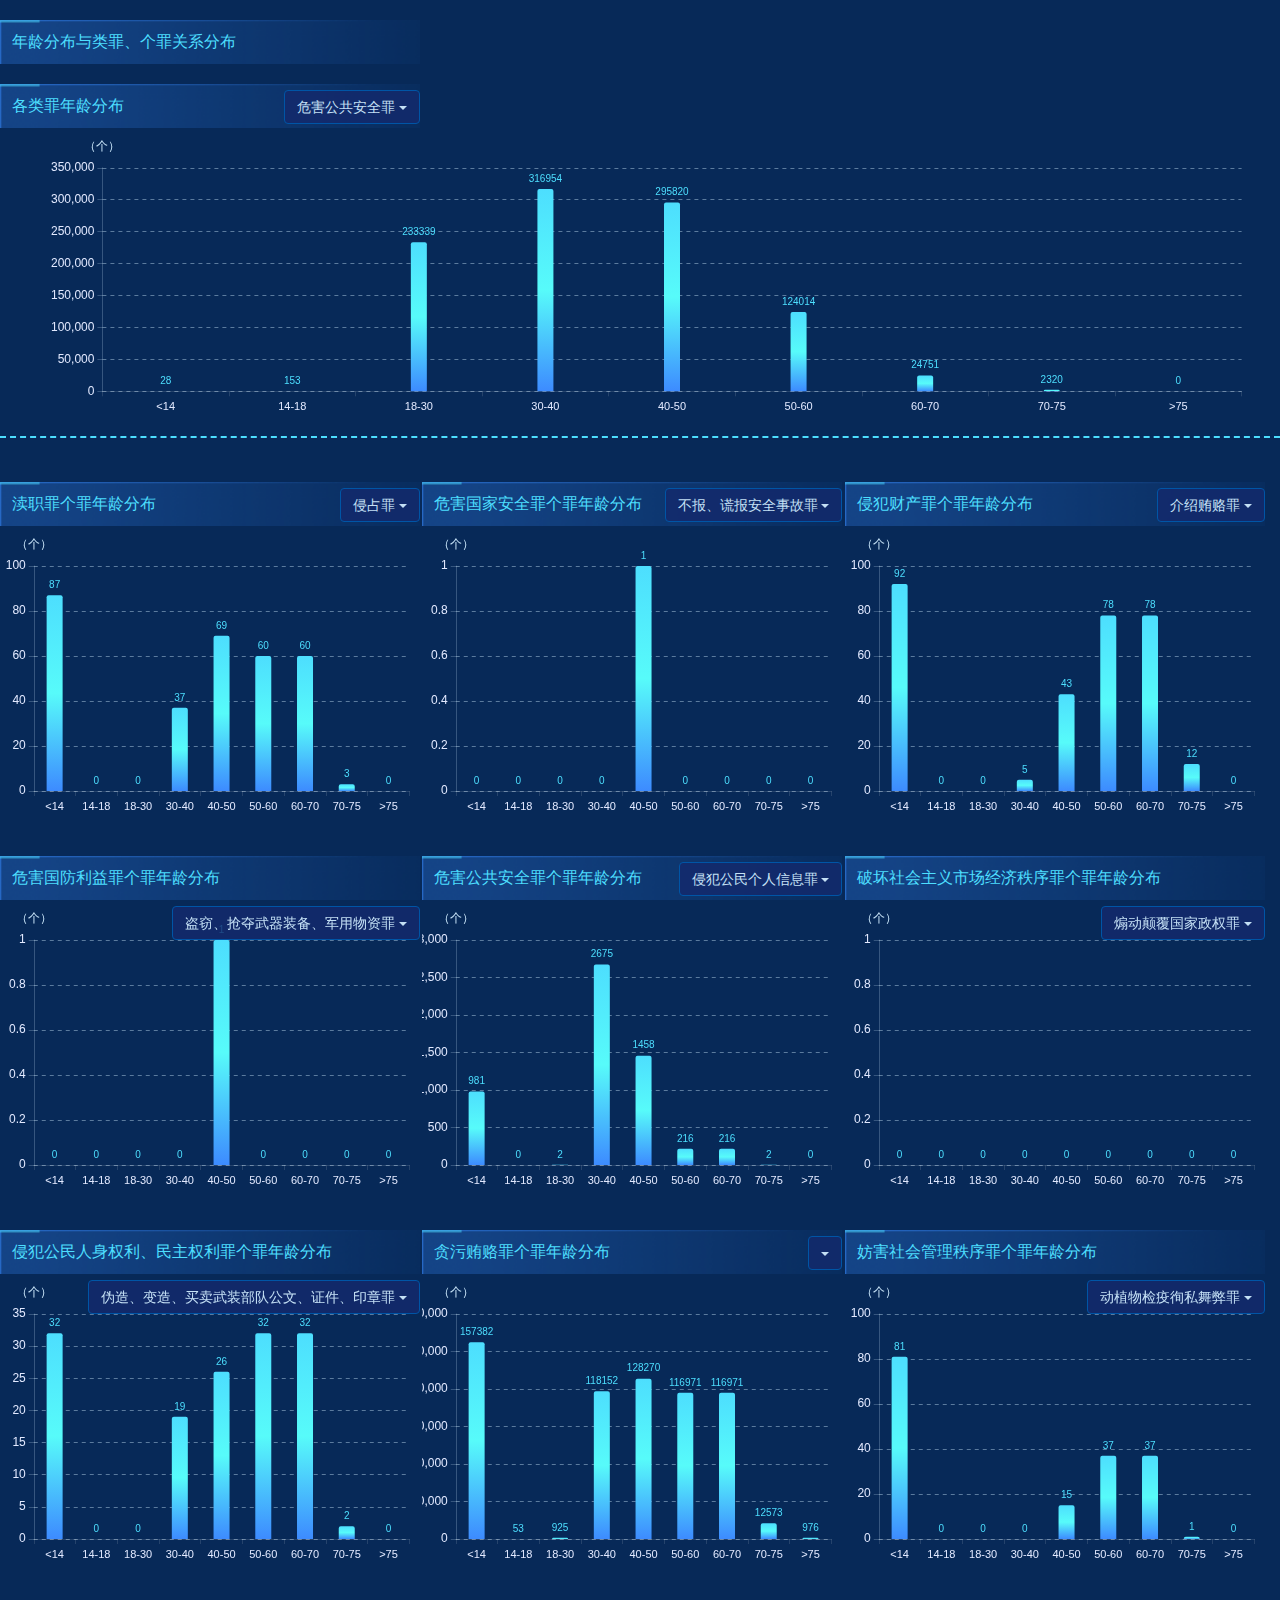
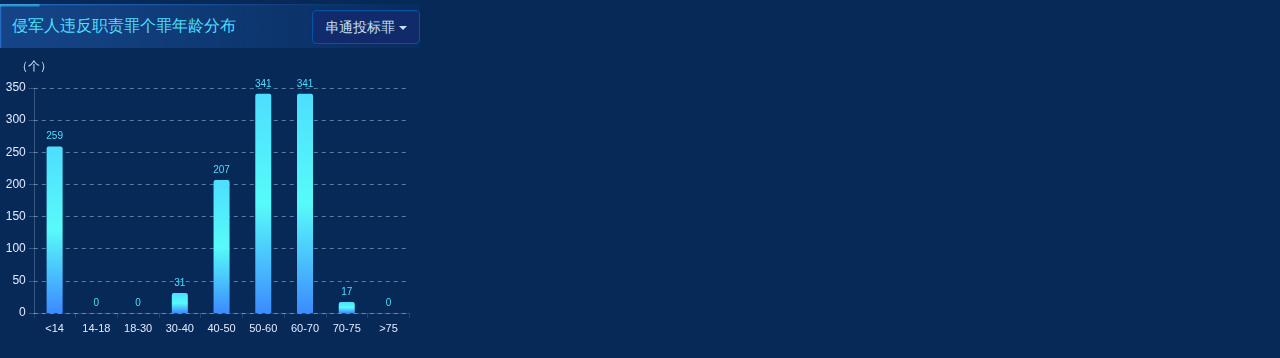
<file: target/classes/static/pages/age.html>
<!--
 * @Description: 
 * @Version: 2.0
 * @Autor: Seven
 * @Date: 2020-09-10 10:24:45
 * @LastEditors: Seven
 * @LastEditTime: 2020-10-14 22:37:35
-->
<!DOCTYPE html>
<html lang="en">
<head>
    <meta charset="UTF-8">
    <meta name="viewport" content="width=device-width, initial-scale=1.0">
    <title>Document</title>
    <link rel="stylesheet" href="../css/bootcss/bootstrap.min.css">
    <link rel="stylesheet" href="../css/style.css">
    <script src="../js/jquery.min.js"></script>
    <script src="../js/bootstrap.min.js"></script>
    <script src="../js/echarts.min.js"></script>
</head>
<body>
      <div>
        <h2 class="cont-title">
            年龄分布与类罪、个罪关系分布

        </h2>
        <h2 class="cont-title">
            各类罪年龄分布
            <div class="dropdown" style="float:right">
                <button class="btn btn-default dropdown-toggle" type="button" id="dropdownMenu1" data-toggle="dropdown" aria-haspopup="true" aria-expanded="true">
                  <span>请选择</span>
                  <span class="caret"></span>
                </button>
                <ul class="dropdown-menu" id ="dropdown-menu1" aria-labelledby="dropdownMenu1">
                </ul>
              </div>
              <!-- <a class="cont-next cont-home" href="../home.html">
                首页
              </a>
              <a class="cont-next cont-pre" href="./education.html">
                上一页
            </a>
            <a class="cont-next" href="./province.html">
                下一页 -->
            </a>
        </h2>
        <div id="echart1" style="width: 100%;height: 300px;border-bottom: 2px dashed #4ddefe;margin-bottom: 24px;"></div>
         <div style="display: flex;">
        <div class="age-chart-width">
            <h2 class="cont-title">
                渎职罪个罪年龄分布
                <div class="dropdown" style="float:right">
                    <button class="btn btn-default dropdown-toggle" type="button" id="dropdownMenu2" data-toggle="dropdown" aria-haspopup="true" aria-expanded="true">
                    <span>请选择</span>
                    <span class="caret"></span>
                    </button>
                    <ul class="dropdown-menu" id ="dropdown-menu2" aria-labelledby="dropdownMenu">
                    </ul>
                </div>
            </h2>
            <div id="echart2" style="width: 100%;height: 300px;"></div>
        </div>
        <div class="age-chart-width">
            <h2 class="cont-title">
                危害国家安全罪个罪年龄分布
                <div class="dropdown" style="float:right">
                    <button class="btn btn-default dropdown-toggle" type="button" id="dropdownMenu3" data-toggle="dropdown" aria-haspopup="true" aria-expanded="true">
                    <span>请选择</span>
                    <span class="caret"></span>
                    </button>
                    <ul class="dropdown-menu" id ="dropdown-menu3" aria-labelledby="dropdownMenu">
                    </ul>
                </div>
            </h2>
            <div id="echart3" style="width: 100%;height: 300px;"></div>
        </div>
        <div class="age-chart-width">
            <h2 class="cont-title">
                侵犯财产罪个罪年龄分布
                <div class="dropdown" style="float:right">
                    <button class="btn btn-default dropdown-toggle" type="button" id="dropdownMenu4" data-toggle="dropdown" aria-haspopup="true" aria-expanded="true">
                    <span>请选择</span>
                    <span class="caret"></span>
                    </button>
                    <ul class="dropdown-menu" id ="dropdown-menu4" aria-labelledby="dropdownMenu">
                    </ul>
                </div>
            </h2>
            <div id="echart4" style="width: 100%;height: 300px;"></div>
        </div>
         </div>

         <div style="display: flex;">
        <div class="age-chart-width">
            <h2 class="cont-title">
                危害国防利益罪个罪年龄分布
                <div class="dropdown" style="float:right">
                    <button class="btn btn-default dropdown-toggle" type="button" id="dropdownMenu5" data-toggle="dropdown" aria-haspopup="true" aria-expanded="true">
                    <span>请选择</span>
                    <span class="caret"></span>
                    </button>
                    <ul class="dropdown-menu" id ="dropdown-menu5" aria-labelledby="dropdownMenu">
                    </ul>
                </div>
            </h2>
            <div id="echart5" style="width: 100%;height: 300px;"></div>
        </div>
        <div class="age-chart-width">
            <h2 class="cont-title">
                危害公共安全罪个罪年龄分布
                <div class="dropdown" style="float:right">
                    <button class="btn btn-default dropdown-toggle" type="button" id="dropdownMenu6" data-toggle="dropdown" aria-haspopup="true" aria-expanded="true">
                    <span>请选择</span>
                    <span class="caret"></span>
                    </button>
                    <ul class="dropdown-menu" id ="dropdown-menu6" aria-labelledby="dropdownMenu4">
                    </ul>
                </div>
            </h2>
            <div id="echart6" style="width: 100%;height: 300px;"></div>
        </div>
        <div class="age-chart-width">
            <h2 class="cont-title">
                破坏社会主义市场经济秩序罪个罪年龄分布
                <div class="dropdown" style="float:right">
                    <button class="btn btn-default dropdown-toggle" type="button" id="dropdownMenu7" data-toggle="dropdown" aria-haspopup="true" aria-expanded="true">
                    <span>请选择</span>
                    <span class="caret"></span>
                    </button>
                    <ul class="dropdown-menu" id ="dropdown-menu7" aria-labelledby="dropdownMenu4">
                    </ul>
                </div>
            </h2>
            <div id="echart7" style="width: 100%;height: 300px;"></div>
        </div>
         </div>
         <div style="display: flex;">
        <div class="age-chart-width">
            <h2 class="cont-title">
                侵犯公民人身权利、民主权利罪个罪年龄分布
                <div class="dropdown" style="float:right">
                    <button class="btn btn-default dropdown-toggle" type="button" id="dropdownMenu8" data-toggle="dropdown" aria-haspopup="true" aria-expanded="true">
                    <span>请选择</span>
                    <span class="caret"></span>
                    </button>
                    <ul class="dropdown-menu" id ="dropdown-menu8" aria-labelledby="dropdownMenu">
                    </ul>
                </div>
            </h2>
            <div id="echart8" style="width: 100%;height: 300px;"></div>
        </div>
        <div class="age-chart-width">
            <h2 class="cont-title">
                贪污贿赂罪个罪年龄分布
                <div class="dropdown" style="float:right">
                    <button class="btn btn-default dropdown-toggle" type="button" id="dropdownMenu9" data-toggle="dropdown" aria-haspopup="true" aria-expanded="true">
                    <span>请选择</span>
                    <span class="caret"></span>
                    </button>
                    <ul class="dropdown-menu" id ="dropdown-menu9" aria-labelledby="dropdownMenu">
                    </ul>
                </div>
            </h2>
            <div id="echart9" style="width: 100%;height: 300px;"></div>
        </div>
        <div class="age-chart-width">
            <h2 class="cont-title">
                妨害社会管理秩序罪个罪年龄分布
                <div class="dropdown" style="float:right">
                    <button class="btn btn-default dropdown-toggle" type="button" id="dropdownMenu10" data-toggle="dropdown" aria-haspopup="true" aria-expanded="true">
                    <span>请选择</span>
                    <span class="caret"></span>
                    </button>
                    <ul class="dropdown-menu" id ="dropdown-menu10" aria-labelledby="dropdownMenu">
                    </ul>
                </div>
            </h2>
            <div id="echart10" style="width: 100%;height: 300px;"></div>
        </div>
         </div>

        <div class="age-chart-width">
            <h2 class="cont-title">
                侵军人违反职责罪个罪年龄分布
                <div class="dropdown" style="float:right">
                    <button class="btn btn-default dropdown-toggle" type="button" id="dropdownMenu11" data-toggle="dropdown" aria-haspopup="true" aria-expanded="true">
                    <span>请选择</span>
                    <span class="caret"></span>
                    </button>
                    <ul class="dropdown-menu" id ="dropdown-menu11" aria-labelledby="dropdownMenu">
                    </ul>
                </div>
            </h2>
            <div id="echart11" style="width: 100%;height: 300px;"></div>
        </div>
    
    
      
</body>
<script>
     $(function(){
        //类罪及其判决数量
        loadCategroyFault();
        loadPersonalAge();
    })

    function loadCategroyFault(){
        $.ajax({
                url:"../data/penalty_age_num_0913.json",
                type: "GET", //请求方式为get
  			    dataType: "json", //返回数据格式为json
  		        success: function(data) { //请求成功完成后要执行的方法 
  				            //each循环 使用$.each方法遍历返回的数据date
                    // loadCategroyFaultChart(data);
                    var html = ''
                    data.forEach(element => {
                        if (!!element.penalty_class){
                         html =  "<li><a>"+element.penalty_class+"</a></li><li role='separator' class='divider'></li>"
                         $("#dropdown-menu1").append(html);
                        }
                    });
                    $("#dropdownMenu1 span").eq(0).html(data[0].penalty_class);
                    loadPersonalFault(data[0].penalty_class,1);
                    chooseClick();
  		    	}
            })
    }
    function loadPersonalAge(){
        $.ajax({
                url:"../data/penalty_class_definite_age_num_0913.json",
                type: "GET", //请求方式为get
  			    dataType: "json", //返回数据格式为json
  		        success: function(data) { //请求成功完成后要执行的方法 
  				    //each循环 使用$.each方法遍历返回的数据date
                    // loadCategroyFaultChart(data);
                    data.forEach((element,index) => {
                        var html = ''
                        element.penalty_definite_age.forEach((inele,i) => {
                            console.log(i);
                            if (!!inele.penalty_name_definite){
                                html =  "<li><a>"+inele.penalty_name_definite+"</a></li><li role='separator' class='divider'></li>"
                                 $("#dropdown-menu"+(index+2)).append(html);
                            }
                        });
                        $('#dropdownMenu'+ (index+2) +' span').eq(0).html(element.penalty_definite_age[0].penalty_name_definite);
                        loadPersonalFault(element.penalty_definite_age[0].penalty_name_definite,index+2);
                    });
                    chooseClick();
  		    	}
            })
    }
    function chooseClick(){
        
        $("#dropdown-menu1 li").each(function(index){
            $(this).on("click",function(event){
            console.log("event",event);
            $("#dropdownMenu1 span").eq(0).html($(this).text());
                if (!$(this).hasClass("active")){
                    $("#dropdown-menu1 li").removeClass("active");
                    $(this).addClass("active");
                    loadPersonalFault($(this).text(),1);
                }
            })
        })

        $("#dropdown-menu2 li").each(function(index){
            $(this).on("click",function(event){
            console.log("event",event);
            $("#dropdownMenu2 span").eq(0).html($(this).text());
                if (!$(this).hasClass("active")){
                    $("#dropdown-menu2 li").removeClass("active");
                    $(this).addClass("active");
                    loadPersonalFault($(this).text(),2);
                }
            })
        })

        $("#dropdown-menu3 li").each(function(index){
            $(this).on("click",function(event){
            console.log("event",event);
            $("#dropdownMenu3 span").eq(0).html($(this).text());
                if (!$(this).hasClass("active")){
                    $("#dropdown-menu3 li").removeClass("active");
                    $(this).addClass("active");
                    loadPersonalFault($(this).text(),3);
                }
            })
        })


        $("#dropdown-menu4 li").each(function(index){
            $(this).on("click",function(event){
            console.log("event",event);
            $("#dropdownMenu4 span").eq(0).html($(this).text());
                if (!$(this).hasClass("active")){
                    $("#dropdown-menu4 li").removeClass("active");
                    $(this).addClass("active");
                    loadPersonalFault($(this).text(),4);
                }
            })
        })


        $("#dropdown-menu5 li").each(function(index){
            $(this).on("click",function(event){
            console.log("event",event);
            $("#dropdownMenu5 span").eq(0).html($(this).text());
                if (!$(this).hasClass("active")){
                    $("#dropdown-menu5 li").removeClass("active");
                    $(this).addClass("active");
                    loadPersonalFault($(this).text(),5);
                }
            })
        })

        $("#dropdown-menu6 li").each(function(index){
            $(this).on("click",function(event){
            console.log("event",event);
            $("#dropdownMenu6 span").eq(0).html($(this).text());
                if (!$(this).hasClass("active")){
                    $("#dropdown-menu6 li").removeClass("active");
                    $(this).addClass("active");
                    loadPersonalFault($(this).text(),6);
                }
            })
        })

        $("#dropdown-menu7 li").each(function(index){
            $(this).on("click",function(event){
            console.log("event",event);
            $("#dropdownMenu7 span").eq(0).html($(this).text());
                if (!$(this).hasClass("active")){
                    $("#dropdown-menu7 li").removeClass("active");
                    $(this).addClass("active");
                    loadPersonalFault($(this).text(),7);
                }
            })
        })

        $("#dropdown-menu8 li").each(function(index){
            $(this).on("click",function(event){
            console.log("event",event);
            $("#dropdownMenu8 span").eq(0).html($(this).text());
                if (!$(this).hasClass("active")){
                    $("#dropdown-menu8 li").removeClass("active");
                    $(this).addClass("active");
                    loadPersonalFault($(this).text(),8);
                }
            })
        })

        $("#dropdown-menu9 li").each(function(index){
            $(this).on("click",function(event){
            console.log("event",event);
            $("#dropdownMenu9 span").eq(0).html($(this).text());
                if (!$(this).hasClass("active")){
                    $("#dropdown-menu9 li").removeClass("active");
                    $(this).addClass("active");
                    loadPersonalFault($(this).text(),9);
                }
            })
        })

        $("#dropdown-menu10 li").each(function(index){
            $(this).on("click",function(event){
            console.log("event",event);
            $("#dropdownMenu2 span").eq(0).html($(this).text());
                if (!$(this).hasClass("active")){
                    $("#dropdown-menu10 li").removeClass("active");
                    $(this).addClass("active");
                    loadPersonalFault($(this).text(),10);
                }
            })
        })

        $("#dropdown-menu11 li").each(function(index){
            $(this).on("click",function(event){
            console.log("event",event);
            $("#dropdownMenu11 span").eq(0).html($(this).text());
                if (!$(this).hasClass("active")){
                    $("#dropdown-menu11 li").removeClass("active");
                    $(this).addClass("active");
                    loadPersonalFault($(this).text(),11);
                }
            })
        })
    }
    
    function loadPersonalFault(name,index){
        console.log("name",name);
        if (index == 1){
            $.ajax({
                url:"../data/penalty_age_num_0913.json",
                type: "GET", //请求方式为get
  			    dataType: "json", //返回数据格式为json
  		        success: function(res) { //请求成功完成后要执行的方法 
  				            //each循环 使用$.each方法遍历返回的数据date
                var yList = [];

                var xList = ["<14","14-18","18-30","30-40","40-50","50-60","60-70","70-75",">75"]
                res.forEach(element => {
                   if (element.penalty_class == name){
                       for (var key in element.age_num){
                           if (key != "unkown"){
                               yList.push(element.age_num[key]);
                           }
                       }
                   }
                });
                console.log("xList",xList,"yList",yList);
                var option = {
                tooltip: {
                trigger: 'axis',
                axisPointer: {
                    type: 'shadow'
                },
                // formatter: '{b0}<br />{a0}: {c0}亿元<br />{a1}: {c1}%'
                },
                grid: {
                top: '10%',
                right: '3%',
                left: '8%',
                bottom: '15%'
                },
                xAxis: [{
                type: 'category',
                name: '',
                nameTextStyle: {
                    color: "#C4E0F5"
                },
                data: xList,
                axisLine: {
                    lineStyle: {
                    color: 'rgba(255,255,255,0.12)'
                    }
                },
                axisLabel: {
                    margin: 10,
                    interval:0,
                    color: '#e2e9ff',
                    textStyle: {
                    fontSize: 11
                    },
                },
                }],
                yAxis: [
                {
                    type: 'value',
                    name: '（个）',
                    nameTextStyle: {
                    color: "#C4E0F5"
                    },
                    axisLabel: {
                    formatter: '{value}',
                    color: '#e2e9ff',
                    },
                    axisLine: {
                    show: true,
                    lineStyle: {
                        color: 'rgba(196,224,245,0.25)'
                    }
                    },
                    splitLine: {
                    show: true,
                    lineStyle: {
                        type: 'dashed',
                        color: 'rgba(196,224,245,0.45)'
                    }
                    }
                }],
                series: [{
                type: 'bar',
                data: yList,
                barWidth: '16px',
                itemStyle: {
                    normal: {
                    color: new echarts.graphic.LinearGradient(0, 0, 0, 1, [{
                        offset: 0,
                        color: '#4DDEFE' // 0% 处的颜色
                    }, {
                        offset: 0.5,
                        color: '#57FBFA' // 50% 处的颜色
                    }, {
                        offset: 1,
                        color: '#3D8BFF' // 100% 处的颜色
                    }], false),
                    barBorderRadius: [2, 2, 0.1, 0.1],
                    shadowColor: 'rgba(0,0,0,0)',
                    shadowBlur: 4,
                    label: {
                        show: true, //开启显示
                        position: 'top', //在上方显示
                        textStyle: { //数值样式
                        color: '#4DDEFE',
                        fontSize: 10
                        }
                    },
                    }
                },

                }]
            };
                var mychart1 = echarts.init(document.getElementById("echart1"));
                mychart1.clear();
                mychart1.setOption(option);
                window.onresize = mychart1.resize();
                }
            })
       
        }else{
            $.ajax({
                url:"../data/penalty_class_definite_age_num_0913.json",
                type: "GET", //请求方式为get
  			    dataType: "json", //返回数据格式为json
  		        success: function(res) { //请求成功完成后要执行的方法 
  				            //each循环 使用$.each方法遍历返回的数据date
                var yList = [];
                var xList = ["<14","14-18","18-30","30-40","40-50","50-60","60-70","70-75",">75"]
                res.forEach((element,i) => {
                //    if (element.penalty_class == name){
                //        for (var key in element.age_num){
                //            if (key != "unkown"){
                //                yList.push(element.age_num[key]);
                //            }
                //        }
                //    }
                    if (i+2 == index){
                        element.penalty_definite_age.forEach(ele => {
                            if (ele.penalty_name_definite == name){
                                for (var key in ele){
                                 if (key != "unkown" && key != "penalty_name_definite"){
                                    yList.push(ele[key]);
                                    }
                                }
                            }
                        });
                    }
                   
                });
                console.log("xList",xList,"yList",yList);
                var option = {
                tooltip: {
                trigger: 'axis',
                axisPointer: {
                    type: 'shadow'
                },
                // formatter: '{b0}<br />{a0}: {c0}亿元<br />{a1}: {c1}%'
                },
                grid: {
                top: '10%',
                right: '3%',
                left: '8%',
                bottom: '15%'
                },
                xAxis: [{
                type: 'category',
                name: '',
                nameTextStyle: {
                    color: "#C4E0F5"
                },
                data: xList,
                axisLine: {
                    lineStyle: {
                    color: 'rgba(255,255,255,0.12)'
                    }
                },
                axisLabel: {
                    margin: 10,
                    interval:0,
                    color: '#e2e9ff',
                    textStyle: {
                    fontSize: 11
                    },
                },
                }],
                yAxis: [
                {
                    type: 'value',
                    name: '（个）',
                    nameTextStyle: {
                    color: "#C4E0F5"
                    },
                    axisLabel: {
                    formatter: '{value}',
                    color: '#e2e9ff',
                    },
                    axisLine: {
                    show: true,
                    lineStyle: {
                        color: 'rgba(196,224,245,0.25)'
                    }
                    },
                    splitLine: {
                    show: true,
                    lineStyle: {
                        type: 'dashed',
                        color: 'rgba(196,224,245,0.45)'
                    }
                    }
                }],
                series: [{
                type: 'bar',
                data: yList,
                barWidth: '16px',
                itemStyle: {
                    normal: {
                    color: new echarts.graphic.LinearGradient(0, 0, 0, 1, [{
                        offset: 0,
                        color: '#4DDEFE' // 0% 处的颜色
                    }, {
                        offset: 0.5,
                        color: '#57FBFA' // 50% 处的颜色
                    }, {
                        offset: 1,
                        color: '#3D8BFF' // 100% 处的颜色
                    }], false),
                    barBorderRadius: [2, 2, 0.1, 0.1],
                    shadowColor: 'rgba(0,0,0,0)',
                    shadowBlur: 4,
                    label: {
                        show: true, //开启显示
                        position: 'top', //在上方显示
                        textStyle: { //数值样式
                        color: '#4DDEFE',
                        fontSize: 10
                        }
                    },
                    }
                },

                }]
            };
                var mychart1 = echarts.init(document.getElementById("echart"+index));
                mychart1.clear();
                mychart1.setOption(option);
                window.onresize = mychart1.resize();
                }
            })
        }
       
}   



</script>
</html>
</file>
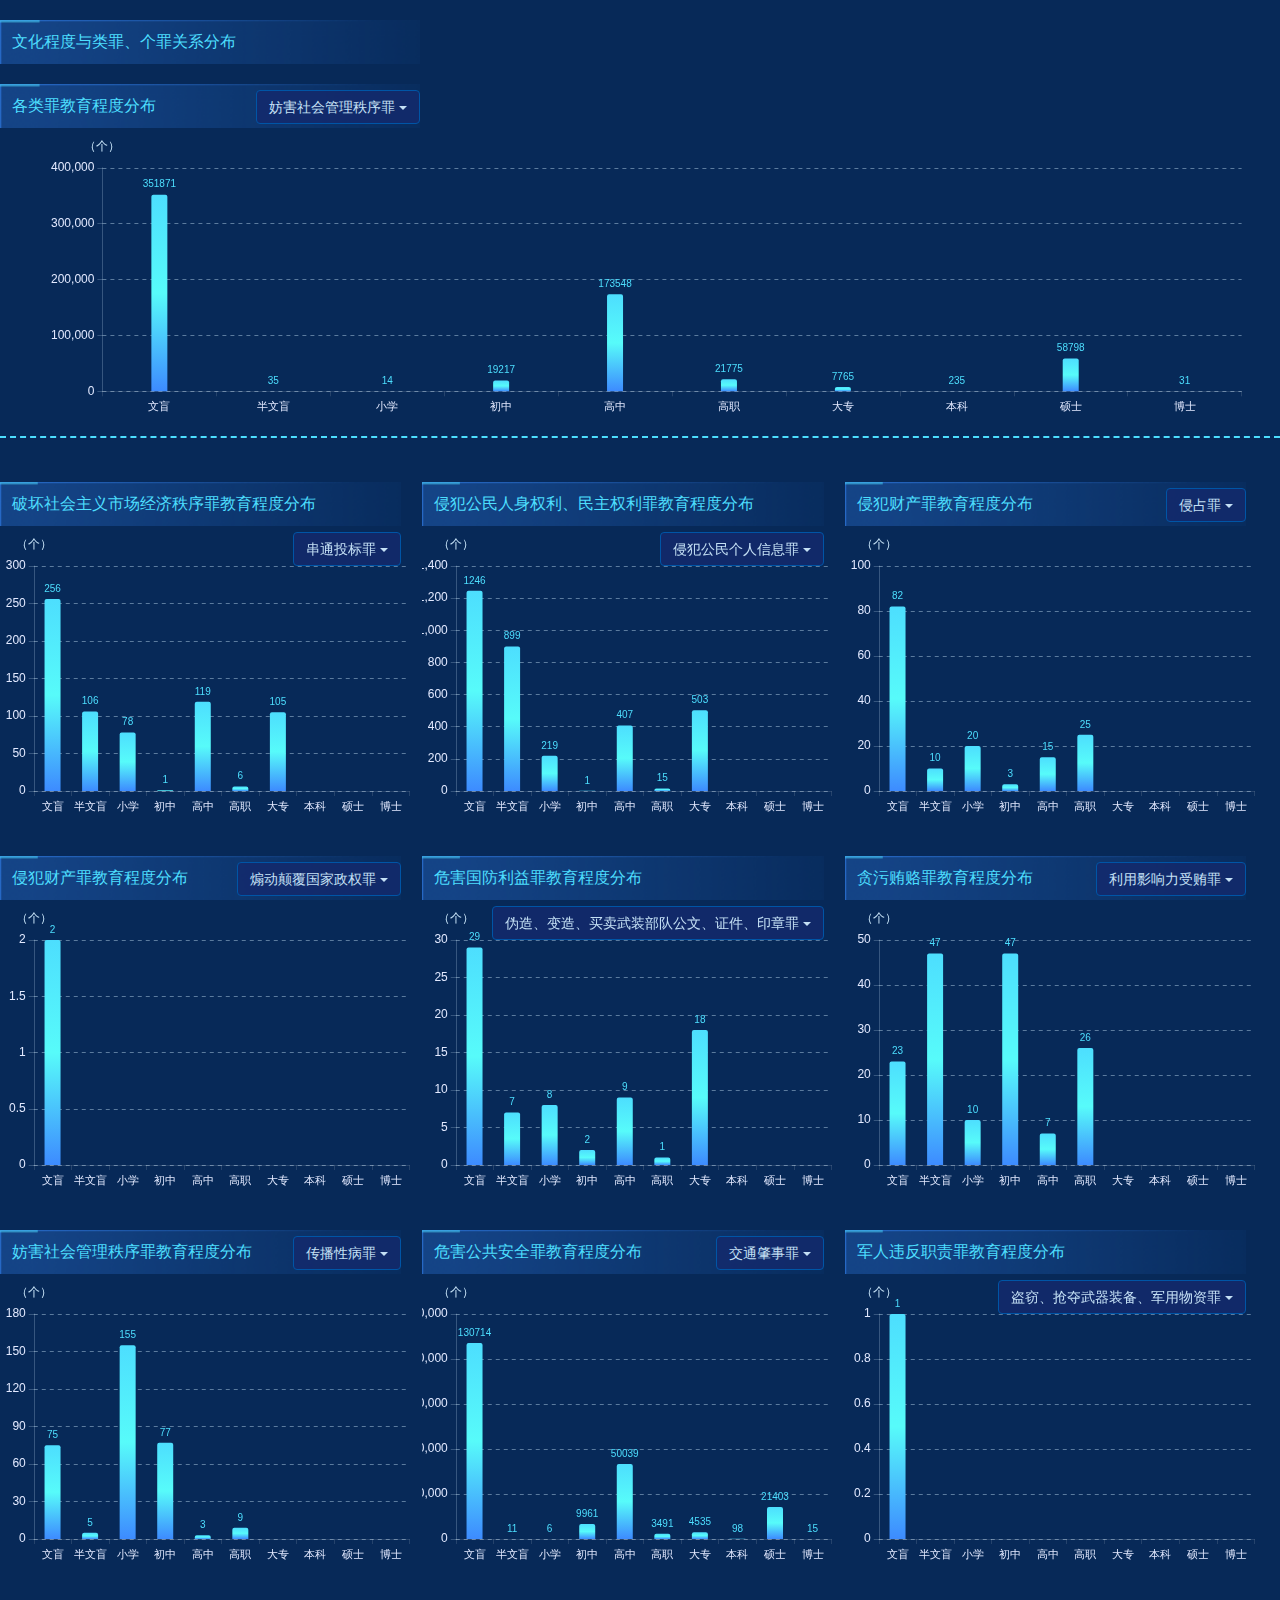
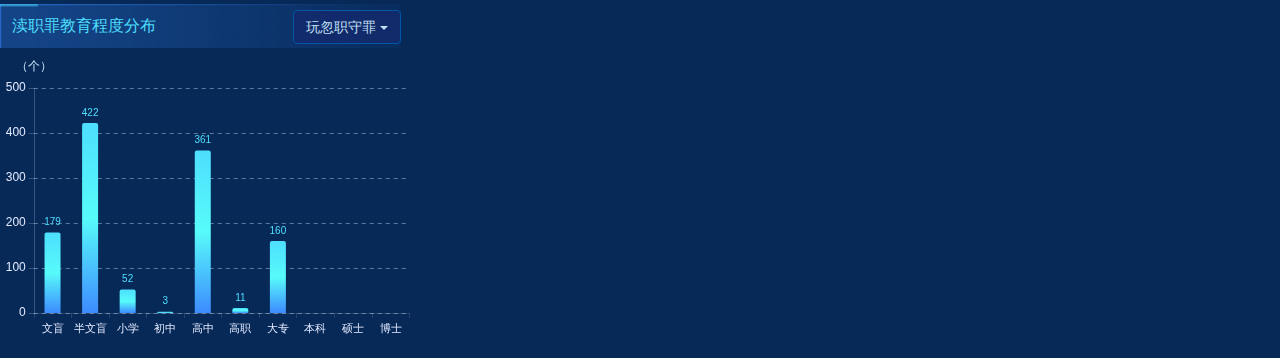
<file: target/classes/static/pages/education.html>
<!--
 * @Description: 
 * @Version: 2.0
 * @Autor: Seven
 * @Date: 2020-09-10 10:24:45
 * @LastEditors: Seven
 * @LastEditTime: 2020-10-14 22:17:06
-->
<!DOCTYPE html>
<html lang="en">
<head>
    <meta charset="UTF-8">
    <meta name="viewport" content="width=device-width, initial-scale=1.0">
    <title>Document</title>
    <link rel="stylesheet" href="../css/bootcss/bootstrap.min.css">
    <link rel="stylesheet" href="../css/style.css">
    <script src="../js/jquery.min.js"></script>
    <script src="../js/bootstrap.min.js"></script>
    <script src="../js/echarts.min.js"></script>
</head>
<body>
      <div>
        <h2 class="cont-title">
            <!-- <a class="cont-next cont-home" href="../home.html">
                首页
              </a> -->
            文化程度与类罪、个罪关系分布
        </h2>
        <h2 class="cont-title">
            各类罪教育程度分布
            <div class="dropdown" style="float:right">
                <button class="btn btn-default dropdown-toggle" type="button" id="dropdownMenu1" data-toggle="dropdown" aria-haspopup="true" aria-expanded="true">
                  <span>请选择</span>
                  <span class="caret"></span>
                </button>
                <ul class="dropdown-menu" id ="dropdown-menu1" aria-labelledby="dropdownMenu1">
                </ul>
              </div>
              <!-- <a class="cont-next cont-pre" href="./length.html">
                上一页
            </a>
            <a class="cont-next" href="./age.html">
                下一页
            </a> -->
        </h2>
        <div id="echart1" style="width: 100%;height: 300px;border-bottom: 2px dashed #4ddefe;margin-bottom: 24px;"></div>
         <div style="display: flex;">
        <div class="age-chart-width">
            <h2 class="cont-title-sub">
                破坏社会主义市场经济秩序罪教育程度分布
                <div class="dropdown" style="float:right">
                    <button class="btn btn-default dropdown-toggle" type="button" id="dropdownMenu2" data-toggle="dropdown" aria-haspopup="true" aria-expanded="true">
                    <span>请选择</span>
                    <span class="caret"></span>
                    </button>
                    <ul class="dropdown-menu" id ="dropdown-menu2" aria-labelledby="dropdownMenu">
                    </ul>
                </div>
            </h2>
            <div id="echart2" style="width: 100%;height: 300px;"></div>
        </div>
        <div class="age-chart-width">
            <h2 class="cont-title-sub">
                侵犯公民人身权利、民主权利罪教育程度分布
                <div class="dropdown" style="float:right">
                    <button class="btn btn-default dropdown-toggle" type="button" id="dropdownMenu3" data-toggle="dropdown" aria-haspopup="true" aria-expanded="true">
                    <span>请选择</span>
                    <span class="caret"></span>
                    </button>
                    <ul class="dropdown-menu" id ="dropdown-menu3" aria-labelledby="dropdownMenu">
                    </ul>
                </div>
            </h2>
            <div id="echart3" style="width: 100%;height: 300px;"></div>
        </div>
        <div class="age-chart-width">
            <h2 class="cont-title-sub">
                侵犯财产罪教育程度分布
                <div class="dropdown" style="float:right">
                    <button class="btn btn-default dropdown-toggle" type="button" id="dropdownMenu4" data-toggle="dropdown" aria-haspopup="true" aria-expanded="true">
                    <span>请选择</span>
                    <span class="caret"></span>
                    </button>
                    <ul class="dropdown-menu" id ="dropdown-menu4" aria-labelledby="dropdownMenu">
                    </ul>
                </div>
            </h2>
            <div id="echart4" style="width: 100%;height: 300px;"></div>
        </div>
         </div>

         <div style="display: flex;">
        <div class="age-chart-width">
            <h2 class="cont-title-sub">
                侵犯财产罪教育程度分布
                <div class="dropdown" style="float:right">
                    <button class="btn btn-default dropdown-toggle" type="button" id="dropdownMenu5" data-toggle="dropdown" aria-haspopup="true" aria-expanded="true">
                    <span>请选择</span>
                    <span class="caret"></span>
                    </button>
                    <ul class="dropdown-menu" id ="dropdown-menu5" aria-labelledby="dropdownMenu">
                    </ul>
                </div>
            </h2>
            <div id="echart5" style="width: 100%;height: 300px;"></div>
        </div>
        <div class="age-chart-width">
            <h2 class="cont-title-sub">
                危害国防利益罪教育程度分布
                <div class="dropdown" style="float:right">
                    <button class="btn btn-default dropdown-toggle" type="button" id="dropdownMenu6" data-toggle="dropdown" aria-haspopup="true" aria-expanded="true">
                    <span>请选择</span>
                    <span class="caret"></span>
                    </button>
                    <ul class="dropdown-menu" id ="dropdown-menu6" aria-labelledby="dropdownMenu4">
                    </ul>
                </div>
            </h2>
            <div id="echart6" style="width: 100%;height: 300px;"></div>
        </div>
        <div class="age-chart-width">
            <h2 class="cont-title-sub">
                贪污贿赂罪教育程度分布
                <div class="dropdown" style="float:right">
                    <button class="btn btn-default dropdown-toggle" type="button" id="dropdownMenu7" data-toggle="dropdown" aria-haspopup="true" aria-expanded="true">
                    <span>请选择</span>
                    <span class="caret"></span>
                    </button>
                    <ul class="dropdown-menu" id ="dropdown-menu7" aria-labelledby="dropdownMenu4">
                    </ul>
                </div>
            </h2>
            <div id="echart7" style="width: 100%;height: 300px;"></div>
        </div>
         </div>
         <div style="display: flex;">
        <div class="age-chart-width">
            <h2 class="cont-title-sub">
                妨害社会管理秩序罪教育程度分布
                <div class="dropdown" style="float:right">
                    <button class="btn btn-default dropdown-toggle" type="button" id="dropdownMenu8" data-toggle="dropdown" aria-haspopup="true" aria-expanded="true">
                    <span>请选择</span>
                    <span class="caret"></span>
                    </button>
                    <ul class="dropdown-menu" id ="dropdown-menu8" aria-labelledby="dropdownMenu">
                    </ul>
                </div>
            </h2>
            <div id="echart8" style="width: 100%;height: 300px;"></div>
        </div>
        <div class="age-chart-width">
            <h2 class="cont-title-sub">
                危害公共安全罪教育程度分布
                <div class="dropdown" style="float:right">
                    <button class="btn btn-default dropdown-toggle" type="button" id="dropdownMenu9" data-toggle="dropdown" aria-haspopup="true" aria-expanded="true">
                    <span>请选择</span>
                    <span class="caret"></span>
                    </button>
                    <ul class="dropdown-menu" id ="dropdown-menu9" aria-labelledby="dropdownMenu">
                    </ul>
                </div>
            </h2>
            <div id="echart9" style="width: 100%;height: 300px;"></div>
        </div>
        <div class="age-chart-width">
            <h2 class="cont-title-sub">
                军人违反职责罪教育程度分布
                <div class="dropdown" style="float:right">
                    <button class="btn btn-default dropdown-toggle" type="button" id="dropdownMenu10" data-toggle="dropdown" aria-haspopup="true" aria-expanded="true">
                    <span>请选择</span>
                    <span class="caret"></span>
                    </button>
                    <ul class="dropdown-menu" id ="dropdown-menu10" aria-labelledby="dropdownMenu">
                    </ul>
                </div>
            </h2>
            <div id="echart10" style="width: 100%;height: 300px;"></div>
        </div>
         </div>

        <div class="age-chart-width">
            <h2 class="cont-title-sub">
                渎职罪教育程度分布
                <div class="dropdown" style="float:right">
                    <button class="btn btn-default dropdown-toggle" type="button" id="dropdownMenu11" data-toggle="dropdown" aria-haspopup="true" aria-expanded="true">
                    <span>请选择</span>
                    <span class="caret"></span>
                    </button>
                    <ul class="dropdown-menu" id ="dropdown-menu11" aria-labelledby="dropdownMenu">
                    </ul>
                </div>
            </h2>
            <div id="echart11" style="width: 100%;height: 300px;"></div>
        </div>
    
    
      
</body>
<script>
     $(function(){
        //类罪及其判决数量
        loadCategroyFault();
        loadPersonalAge();
    })
    var flag = 0;
    function loadCategroyFault(){
        $.ajax({
                url:"../data/penalty_edu_num_0913.json",
                type: "GET", //请求方式为get
  			    dataType: "json", //返回数据格式为json
  		        success: function(data) { //请求成功完成后要执行的方法 
  				            //each循环 使用$.each方法遍历返回的数据date
                    // loadCategroyFaultChart(data);
                    var html = ''
                    data.forEach(element => {
                        if (!!element.penalty_class){
                         html =  "<li><a>"+element.penalty_class+"</a></li><li role='separator' class='divider'></li>"
                         $("#dropdown-menu1").append(html);
                        }
                    });
                    $("#dropdownMenu1 span").eq(0).html(data[0].penalty_class);
                    loadPersonalFault(data[0].penalty_class,1);
                    chooseClick();
  		    	}
            })
    }
    function loadPersonalAge(){
        $.ajax({
                url:"../data/penalty_definite_edu_num_0913.json",
                type: "GET", //请求方式为get
  			    dataType: "json", //返回数据格式为json
  		        success: function(data) { //请求成功完成后要执行的方法 
  				    //each循环 使用$.each方法遍历返回的数据date
                    // loadCategroyFaultChart(data);
                    data.forEach((element,index) => {
                        var html = ''
                        if (element.penalty_class != "未知或其他"){
                            element.definite.forEach((inele,i) => {
                            console.log(i);
                            if (!!inele.name){
                                html =  "<li><a>"+inele.name+"</a></li><li role='separator' class='divider'></li>"
                                if (flag == 0){
                                    $("#dropdown-menu"+(index+2)).append(html);
                                }else{
                                    $("#dropdown-menu"+(index+1)).append(html);
                                }
                            }

                         

                        });
                        if (flag == 0){
                                $('#dropdownMenu'+ (index+2) +' span').eq(0).html(element.definite[0].name);
                                loadPersonalFault(element.definite[0].name,index+2);
                                }else{
                                $('#dropdownMenu'+ (index+1) +' span').eq(0).html(element.definite[0].name);
                                loadPersonalFault(element.definite[0].name,index+1);
                            }
                        }else{
                            flag = index;
                        }
  
                    });
                    chooseClick();
  		    	}
            })
    }
    function chooseClick(){
        for  (var i = 1;i<=11;i++){
            (function(i){
            $("#dropdown-menu"+i+" li").each(function(index){
            $(this).on("click",function(event){
            console.log("event",event);
            $("#dropdownMenu"+i+" span").eq(0).html($(this).text());
                if (!$(this).hasClass("active")){
                    $("#dropdown-menu"+i+" li").removeClass("active");
                    $(this).addClass("active");
                    loadPersonalFault($(this).text(),i);
                }
            })
        })
    })(i);
        }
    }
    
    
 
    
    function loadPersonalFault(name,index){
        debugger;
        if (index == 1){
            $.ajax({
                url:"../data/penalty_edu_num_0913.json",
                type: "GET", //请求方式为get
  			    dataType: "json", //返回数据格式为json
  		        success: function(res) { //请求成功完成后要执行的方法 
  				            //each循环 使用$.each方法遍历返回的数据date
                var yList = [];
                var xList = ["文盲","半文盲","小学","初中","高中","高职","大专","本科","硕士","博士"]
                res.forEach(element => {
                   if (element.penalty_class == name){
                        element.edu.forEach(ele => {
                            xList.forEach(item => {
                               if (item == ele.name){
                                   yList.push(ele.number);
                               }
                           });
                       });
                   }
                });
                console.log("xList",xList,"yList",yList);
                var option = {
                tooltip: {
                trigger: 'axis',
                axisPointer: {
                    type: 'shadow'
                },
                // formatter: '{b0}<br />{a0}: {c0}亿元<br />{a1}: {c1}%'
                },
                grid: {
                top: '10%',
                right: '3%',
                left: '8%',
                bottom: '15%'
                },
                xAxis: [{
                type: 'category',
                name: '',
                nameTextStyle: {
                    color: "#C4E0F5"
                },
                data: xList,
                axisLine: {
                    lineStyle: {
                    color: 'rgba(255,255,255,0.12)'
                    }
                },
                axisLabel: {
                    margin: 10,
                    interval:0,
                    color: '#e2e9ff',
                    textStyle: {
                    fontSize: 11
                    },
                },
                }],
                yAxis: [
                {
                    type: 'value',
                    name: '（个）',
                    nameTextStyle: {
                    color: "#C4E0F5"
                    },
                    axisLabel: {
                    formatter: '{value}',
                    color: '#e2e9ff',
                    },
                    axisLine: {
                    show: true,
                    lineStyle: {
                        color: 'rgba(196,224,245,0.25)'
                    }
                    },
                    splitLine: {
                    show: true,
                    lineStyle: {
                        type: 'dashed',
                        color: 'rgba(196,224,245,0.45)'
                    }
                    }
                }],
                series: [{
                type: 'bar',
                data: yList,
                barWidth: '16px',
                itemStyle: {
                    normal: {
                    color: new echarts.graphic.LinearGradient(0, 0, 0, 1, [{
                        offset: 0,
                        color: '#4DDEFE' // 0% 处的颜色
                    }, {
                        offset: 0.5,
                        color: '#57FBFA' // 50% 处的颜色
                    }, {
                        offset: 1,
                        color: '#3D8BFF' // 100% 处的颜色
                    }], false),
                    barBorderRadius: [2, 2, 0.1, 0.1],
                    shadowColor: 'rgba(0,0,0,0)',
                    shadowBlur: 4,
                    label: {
                        show: true, //开启显示
                        position: 'top', //在上方显示
                        textStyle: { //数值样式
                        color: '#4DDEFE',
                        fontSize: 10
                        }
                    },
                    }
                },

                }]
            };
                var mychart1 = echarts.init(document.getElementById("echart1"));
                mychart1.clear();
                mychart1.setOption(option);
                window.onresize = mychart1.resize();
                }
            })
       
        }else{
            $.ajax({
                url:"../data/penalty_definite_edu_num_0913.json",
                type: "GET", //请求方式为get
  			    dataType: "json", //返回数据格式为json
  		        success: function(res) { //请求成功完成后要执行的方法 
  				            //each循环 使用$.each方法遍历返回的数据date
                var yList = [];
                var xList = ["文盲","半文盲","小学","初中","高中","高职","大专","本科","硕士","博士"]
                res.forEach((element,i) => {
                    if (i <=flag){
                        if (i+2 == index){
                        element.definite.forEach(ele => {
                            if (ele.name == name){
                                ele.edu.forEach(item => {
                                    xList.forEach(xitem => {
                                     if (xitem == item.name){
                                        yList.push(item.number);
                                     }
                                     });
                                });
                            }
                        });
                        }
                    }else{
                        if (i+1 == index){
                        element.definite.forEach(ele => {
                            if (ele.name == name){
                                ele.edu.forEach(item => {
                                    xList.forEach(xitem => {
                                     if (xitem == item.name){
                                        yList.push(item.number);
                                     }
                                     });
                                });
                            }
                        });
                    }  
                    }
                   
                   
                });
                console.log("xList",xList,"yList",yList);
                var option = {
                tooltip: {
                trigger: 'axis',
                axisPointer: {
                    type: 'shadow'
                },
                // formatter: '{b0}<br />{a0}: {c0}亿元<br />{a1}: {c1}%'
                },
                grid: {
                top: '10%',
                right: '3%',
                left: '8%',
                bottom: '15%'
                },
                xAxis: [{
                type: 'category',
                name: '',
                nameTextStyle: {
                    color: "#C4E0F5"
                },
                data: xList,
                axisLine: {
                    lineStyle: {
                    color: 'rgba(255,255,255,0.12)'
                    }
                },
                axisLabel: {
                    margin: 10,
                    interval:0,
                    color: '#e2e9ff',
                    textStyle: {
                    fontSize: 11
                    },
                },
                }],
                yAxis: [
                {
                    type: 'value',
                    name: '（个）',
                    nameTextStyle: {
                    color: "#C4E0F5"
                    },
                    axisLabel: {
                    formatter: '{value}',
                    color: '#e2e9ff',
                    },
                    axisLine: {
                    show: true,
                    lineStyle: {
                        color: 'rgba(196,224,245,0.25)'
                    }
                    },
                    splitLine: {
                    show: true,
                    lineStyle: {
                        type: 'dashed',
                        color: 'rgba(196,224,245,0.45)'
                    }
                    }
                }],
                series: [{
                type: 'bar',
                data: yList,
                barWidth: '16px',
                itemStyle: {
                    normal: {
                    color: new echarts.graphic.LinearGradient(0, 0, 0, 1, [{
                        offset: 0,
                        color: '#4DDEFE' // 0% 处的颜色
                    }, {
                        offset: 0.5,
                        color: '#57FBFA' // 50% 处的颜色
                    }, {
                        offset: 1,
                        color: '#3D8BFF' // 100% 处的颜色
                    }], false),
                    barBorderRadius: [2, 2, 0.1, 0.1],
                    shadowColor: 'rgba(0,0,0,0)',
                    shadowBlur: 4,
                    label: {
                        show: true, //开启显示
                        position: 'top', //在上方显示
                        textStyle: { //数值样式
                        color: '#4DDEFE',
                        fontSize: 10
                        }
                    },
                    }
                },

                }]
            };
                var mychart1 = echarts.init(document.getElementById("echart"+index));
                mychart1.clear();
                mychart1.setOption(option);
                window.onresize = mychart1.resize();
                }
            })
        }
       
}   



</script>
</html>
</file>
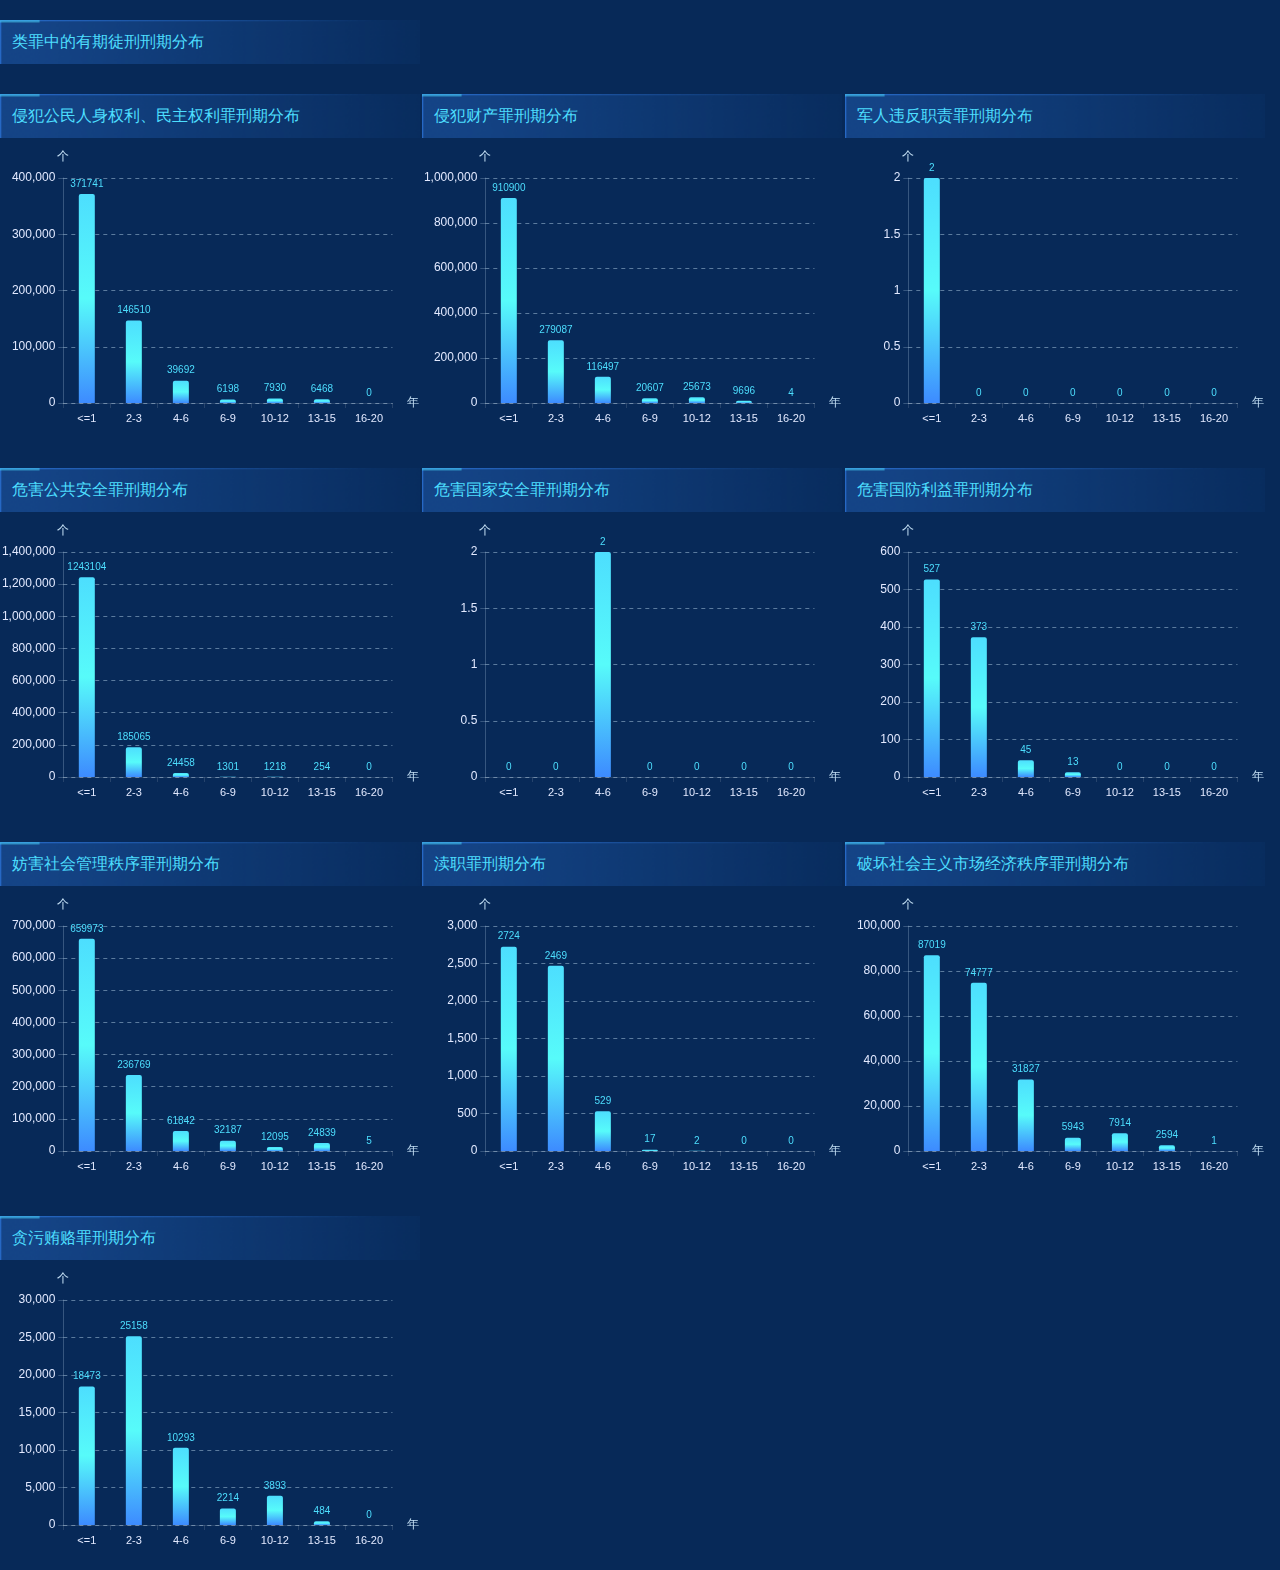
<file: target/classes/static/pages/length.html>
<!--
 * @Description: 
 * @Version: 2.0
 * @Autor: Seven
 * @Date: 2020-09-10 10:24:45
 * @LastEditors: Seven
 * @LastEditTime: 2020-10-14 22:28:37
-->
<!DOCTYPE html>
<html lang="en">
<head>
    <meta charset="UTF-8">
    <meta name="viewport" content="width=device-width, initial-scale=1.0">
    <title>Document</title>
    <link rel="stylesheet" href="../css/bootcss/bootstrap.min.css">
    <link rel="stylesheet" href="../css/style.css">
    <script src="../js/jquery.min.js"></script>
    <script src="../js/bootstrap.min.js"></script>
    <script src="../js/echarts.min.js"></script>
</head>
<body>
      <div>
        <h2 class="cont-title">
            类罪中的有期徒刑刑期分布
            <!-- <a class="cont-next cont-home" href="../home.html">
                首页
              </a>
            <a class="cont-next cont-pre" href="./type.html">
                上一页
            </a>
            <a class="cont-next" href="./education.html">
                下一页
            </a> -->
        </h2>
         <div style="display: flex;">
        <div class="age-chart-width">
            <h2 class="cont-title">
                侵犯公民人身权利、民主权利罪刑期分布
            </h2>
            <div id="echart2" style="width: 100%;height: 300px;"></div>
        </div>
        <div class="age-chart-width">
            <h2 class="cont-title">
                侵犯财产罪刑期分布
            </h2>
            <div id="echart3" style="width: 100%;height: 300px;"></div>
        </div>
        <div class="age-chart-width">
            <h2 class="cont-title">
                军人违反职责罪刑期分布
            </h2>
            <div id="echart4" style="width: 100%;height: 300px;"></div>
        </div>
         </div>

         <div style="display: flex;">
        <div class="age-chart-width">
            <h2 class="cont-title">
                危害公共安全罪刑期分布
            </h2>
            <div id="echart5" style="width: 100%;height: 300px;"></div>
        </div>
        <div class="age-chart-width">
            <h2 class="cont-title">
                危害国家安全罪刑期分布
            </h2>
            <div id="echart6" style="width: 100%;height: 300px;"></div>
        </div>
        <div class="age-chart-width">
            <h2 class="cont-title">
                危害国防利益罪刑期分布
            </h2>
            <div id="echart7" style="width: 100%;height: 300px;"></div>
        </div>
         </div>
         <div style="display: flex;">
        <div class="age-chart-width">
            <h2 class="cont-title">
                妨害社会管理秩序罪刑期分布
            </h2>
            <div id="echart8" style="width: 100%;height: 300px;"></div>
        </div>
        <div class="age-chart-width">
            <h2 class="cont-title">
                渎职罪刑期分布
            </h2>
            <div id="echart9" style="width: 100%;height: 300px;"></div>
        </div>
        <div class="age-chart-width">
            <h2 class="cont-title">
                破坏社会主义市场经济秩序罪刑期分布
            </h2>
            <div id="echart10" style="width: 100%;height: 300px;"></div>
        </div>
         </div>

        <div class="age-chart-width">
            <h2 class="cont-title">
                贪污贿赂罪刑期分布
            </h2>
            <div id="echart11" style="width: 100%;height: 300px;"></div>
        </div>
    
    
      
</body>
<script>
     $(function(){
        //类罪及其判决数量
        loadPersonalAge();
    })

    function loadPersonalAge(){
        $.ajax({
                url:"../data/penalty_length_class_divide.json",
                type: "GET", //请求方式为get
  			    dataType: "json", //返回数据格式为json
  		        success: function(data) { //请求成功完成后要执行的方法 
  				    //each循环 使用$.each方法遍历返回的数据date
                    // loadCategroyFaultChart(data);
                    data.records.forEach((element,index) => {
                        if (!!element.penalty_class){
                            loadPersonalFault(element,index+1);
                        }
                    });
  		    	}
            })
    }
    function loadPersonalFault(element,index){
                var yList = [];
                var xList = ["<=1","2-3","4-6","6-9","10-12","13-15","16-20"];
                for (var key in element){
                    if (key != "unkown" && key != "penalty_class"){
                        yList.push(element[key]);
                    }
                }
                 
                console.log("xList",xList,"yList",yList);
                var option = {
                tooltip: {
                trigger: 'axis',
                axisPointer: {
                    type: 'shadow'
                },
                // formatter: '{b0}<br />{a0}: {c0}亿元<br />{a1}: {c1}%'
                },
                grid: {
                top: '10%',
                right: '7%',
                left: '15%',
                bottom: '15%'
                },
                xAxis: [{
                type: 'category',
                name: '年',
                nameTextStyle: {
                    color: "#C4E0F5"
                },
                data: xList,
                axisLine: {
                    lineStyle: {
                    color: 'rgba(255,255,255,0.12)'
                    }
                },
                axisLabel: {
                    margin: 10,
                    interval:0,
                    color: '#e2e9ff',
                    textStyle: {
                    fontSize: 11
                    },
                },
                }],
                yAxis: [
                {
                    type: 'value',
                    name: '个',
                    nameTextStyle: {
                    color: "#C4E0F5"
                    },
                    axisLabel: {
                    formatter: '{value}',
                    color: '#e2e9ff',
                    },
                    axisLine: {
                    show: true,
                    lineStyle: {
                        color: 'rgba(196,224,245,0.25)'
                    }
                    },
                    splitLine: {
                    show: true,
                    lineStyle: {
                        type: 'dashed',
                        color: 'rgba(196,224,245,0.45)'
                    }
                    }
                }],
                series: [{
                type: 'bar',
                name: '数量',
                data: yList,
                barWidth: '16px',
                itemStyle: {
                    normal: {
                    color: new echarts.graphic.LinearGradient(0, 0, 0, 1, [{
                        offset: 0,
                        color: '#4DDEFE' // 0% 处的颜色
                    }, {
                        offset: 0.5,
                        color: '#57FBFA' // 50% 处的颜色
                    }, {
                        offset: 1,
                        color: '#3D8BFF' // 100% 处的颜色
                    }], false),
                    barBorderRadius: [2, 2, 0.1, 0.1],
                    shadowColor: 'rgba(0,0,0,0)',
                    shadowBlur: 4,
                    label: {
                        show: true, //开启显示
                        position: 'top', //在上方显示
                        textStyle: { //数值样式
                        color: '#4DDEFE',
                        fontSize: 10
                        }
                    },
                    }
                },

                }]
            };
                var mychart1 = echarts.init(document.getElementById("echart"+index));
                mychart1.clear();
                mychart1.setOption(option);
                window.onresize = mychart1.resize();
       
}   



</script>
</html>
</file>
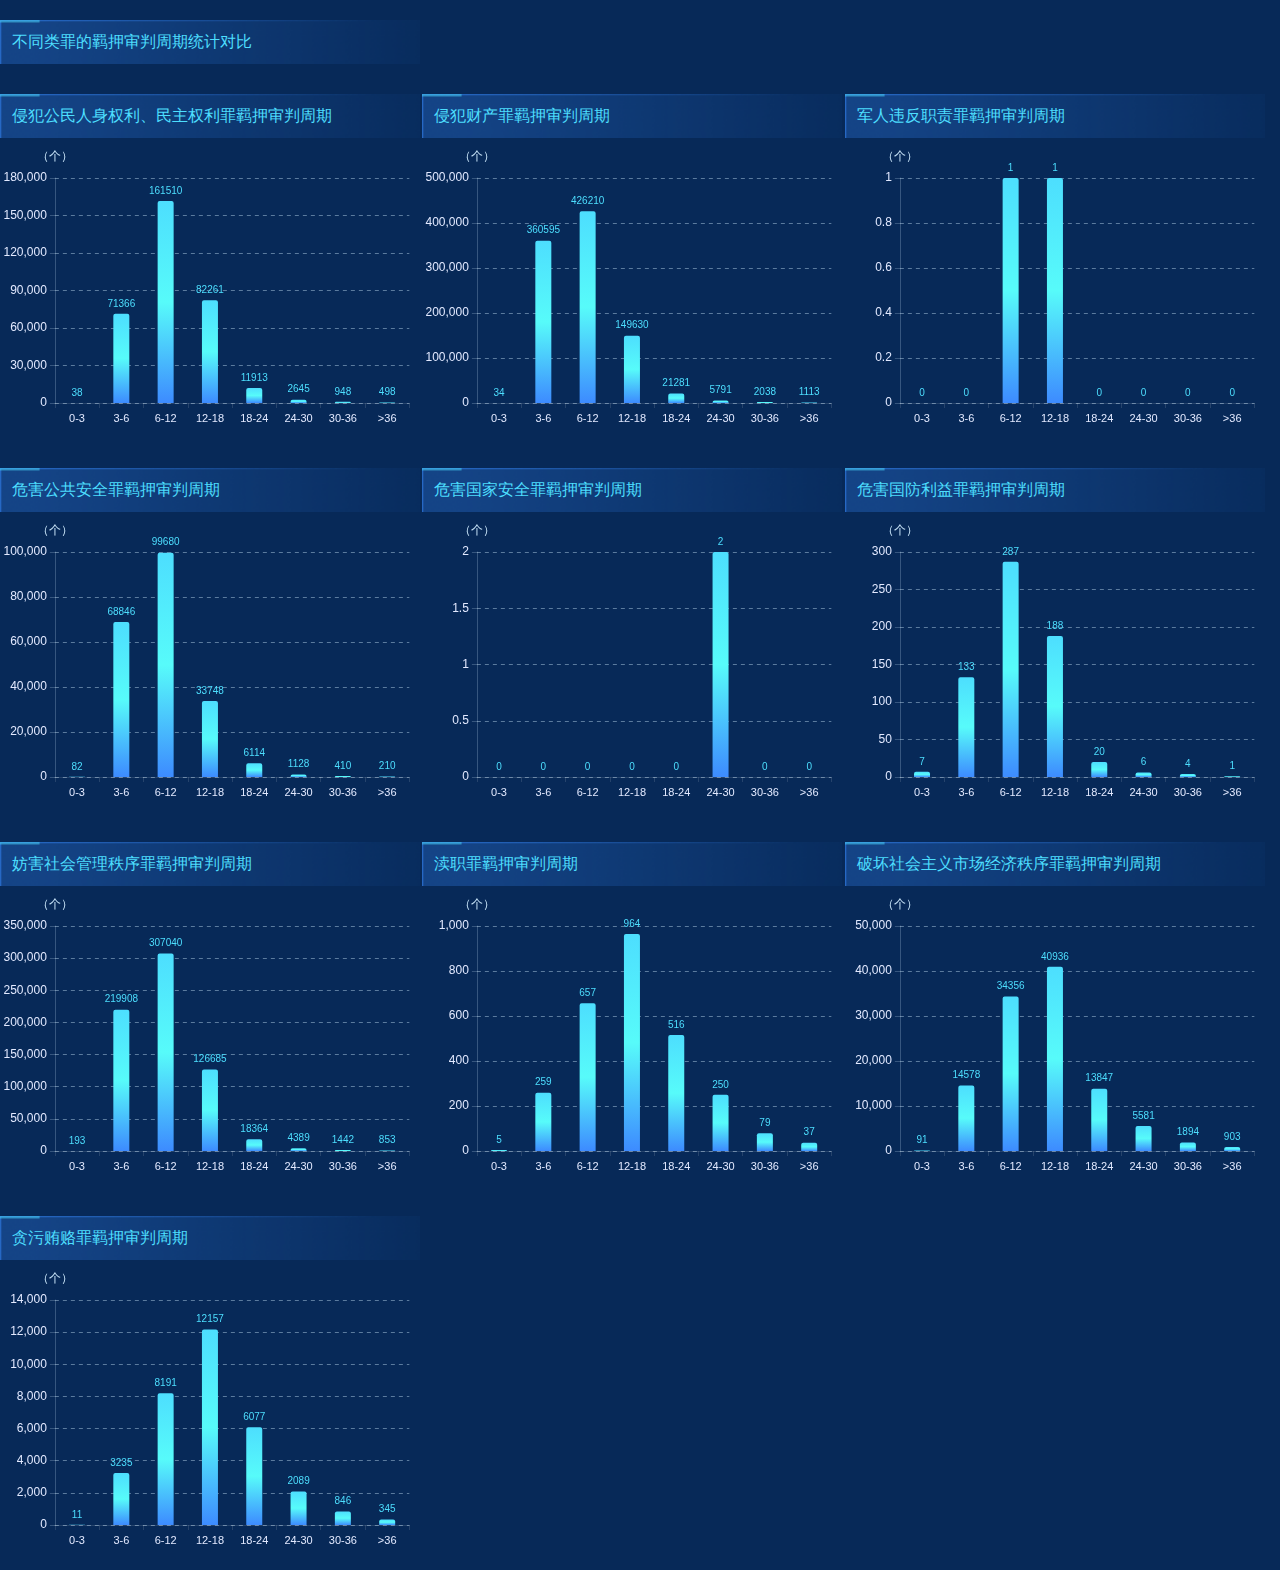
<file: target/classes/static/pages/month.html>
<!--
 * @Description: 
 * @Version: 2.0
 * @Autor: Seven
 * @Date: 2020-09-10 10:24:45
 * @LastEditors: Seven
 * @LastEditTime: 2020-10-14 22:30:11
-->
<!DOCTYPE html>
<html lang="en">
<head>
    <meta charset="UTF-8">
    <meta name="viewport" content="width=device-width, initial-scale=1.0">
    <title>Document</title>
    <link rel="stylesheet" href="../css/bootcss/bootstrap.min.css">
    <link rel="stylesheet" href="../css/style.css">
    <script src="../js/jquery.min.js"></script>
    <script src="../js/bootstrap.min.js"></script>
    <script src="../js/echarts.min.js"></script>
</head>
<body>
      <div>
        <h2 class="cont-title">
            不同类罪的羁押审判周期统计对比
            <!-- <a class="cont-next cont-pre" href="./province.html">
                上一页
            </a>
            <a class="cont-next" href="../home.html">
                回到首页
            </a> -->
        </h2>
         <div style="display: flex;">
        <div class="age-chart-width">
            <h2 class="cont-title">
                侵犯公民人身权利、民主权利罪羁押审判周期
            </h2>
            <div id="echart2" style="width: 100%;height: 300px;"></div>
        </div>
        <div class="age-chart-width">
            <h2 class="cont-title">
                侵犯财产罪羁押审判周期
            </h2>
            <div id="echart3" style="width: 100%;height: 300px;"></div>
        </div>
        <div class="age-chart-width">
            <h2 class="cont-title">
                军人违反职责罪羁押审判周期
            </h2>
            <div id="echart4" style="width: 100%;height: 300px;"></div>
        </div>
         </div>

         <div style="display: flex;">
        <div class="age-chart-width">
            <h2 class="cont-title">
                危害公共安全罪羁押审判周期
            </h2>
            <div id="echart5" style="width: 100%;height: 300px;"></div>
        </div>
        <div class="age-chart-width">
            <h2 class="cont-title">
                危害国家安全罪羁押审判周期
            </h2>
            <div id="echart6" style="width: 100%;height: 300px;"></div>
        </div>
        <div class="age-chart-width">
            <h2 class="cont-title">
                危害国防利益罪羁押审判周期
            </h2>
            <div id="echart7" style="width: 100%;height: 300px;"></div>
        </div>
         </div>
         <div style="display: flex;">
        <div class="age-chart-width">
            <h2 class="cont-title">
                妨害社会管理秩序罪羁押审判周期
            </h2>
            <div id="echart8" style="width: 100%;height: 300px;"></div>
        </div>
        <div class="age-chart-width">
            <h2 class="cont-title">
                渎职罪羁押审判周期
            </h2>
            <div id="echart9" style="width: 100%;height: 300px;"></div>
        </div>
        <div class="age-chart-width">
            <h2 class="cont-title">
                破坏社会主义市场经济秩序罪羁押审判周期
            </h2>
            <div id="echart10" style="width: 100%;height: 300px;"></div>
        </div>
         </div>

        <div class="age-chart-width">
            <h2 class="cont-title">
                贪污贿赂罪羁押审判周期
            </h2>
            <div id="echart11" style="width: 100%;height: 300px;"></div>
        </div>
    
    
      
</body>
<script>
     $(function(){
        //类罪及其判决数量
        loadPersonalAge();
    })

    function loadPersonalAge(){
        $.ajax({
                url:"../data/decision_inter_month_divide.json",
                type: "GET", //请求方式为get
  			    dataType: "json", //返回数据格式为json
  		        success: function(data) { //请求成功完成后要执行的方法 
  				    //each循环 使用$.each方法遍历返回的数据date
                    // loadCategroyFaultChart(data);
                    data.RECORDS.forEach((element,index) => {
                        if (!!element.penalty_class){
                            loadPersonalFault(element,index+1);
                        }
                    });
  		    	}
            })
    }
    function loadPersonalFault(element,index){
                var yList = [];
    //             "month_0_3": "3235",
    //   "month_3_6": "8191",
    //   "month_6_12": "12157",
    //   "month_12_18": "6077",
    //   "month_18_24": "2089",
    //   "month_24_30": "846",
    //   "month_30_36": "345",
    //   "month_36_max": "420",
                var xList = ["0-3","3-6","6-12","12-18","18-24","24-30","30-36",">36"];
                for (var key in element){
                    if (key != "unkown" && key != "penalty_class"){
                        yList.push(element[key]);
                    }
                }
                 
                console.log("xList",xList,"yList",yList);
                var option = {
                tooltip: {
                trigger: 'axis',
                axisPointer: {
                    type: 'shadow'
                },
                // formatter: '{b0}<br />{a0}: {c0}亿元<br />{a1}: {c1}%'
                },
                grid: {
                top: '10%',
                right: '3%',
                left: '13%',
                bottom: '15%'
                },
                xAxis: [{
                type: 'category',
                name: '',
                nameTextStyle: {
                    color: "#C4E0F5"
                },
                data: xList,
                axisLine: {
                    lineStyle: {
                    color: 'rgba(255,255,255,0.12)'
                    }
                },
                axisLabel: {
                    margin: 10,
                    interval:0,
                    color: '#e2e9ff',
                    textStyle: {
                    fontSize: 11
                    },
                },
                }],
                yAxis: [
                {
                    type: 'value',
                    name: '（个）',
                    nameTextStyle: {
                    color: "#C4E0F5"
                    },
                    axisLabel: {
                    formatter: '{value}',
                    color: '#e2e9ff',
                    },
                    axisLine: {
                    show: true,
                    lineStyle: {
                        color: 'rgba(196,224,245,0.25)'
                    }
                    },
                    splitLine: {
                    show: true,
                    lineStyle: {
                        type: 'dashed',
                        color: 'rgba(196,224,245,0.45)'
                    }
                    }
                }],
                series: [{
                type: 'bar',
                data: yList,
                name:"数量",
                barWidth: '16px',
                itemStyle: {
                    normal: {
                    color: new echarts.graphic.LinearGradient(0, 0, 0, 1, [{
                        offset: 0,
                        color: '#4DDEFE' // 0% 处的颜色
                    }, {
                        offset: 0.5,
                        color: '#57FBFA' // 50% 处的颜色
                    }, {
                        offset: 1,
                        color: '#3D8BFF' // 100% 处的颜色
                    }], false),
                    barBorderRadius: [2, 2, 0.1, 0.1],
                    shadowColor: 'rgba(0,0,0,0)',
                    shadowBlur: 4,
                    label: {
                        show: true, //开启显示
                        position: 'top', //在上方显示
                        textStyle: { //数值样式
                        color: '#4DDEFE',
                        fontSize: 10
                        }
                    },
                    }
                },

                }]
            };
                var mychart1 = echarts.init(document.getElementById("echart"+index));
                mychart1.clear();
                mychart1.setOption(option);
                window.onresize = mychart1.resize();
       
}   



</script>
</html>
</file>
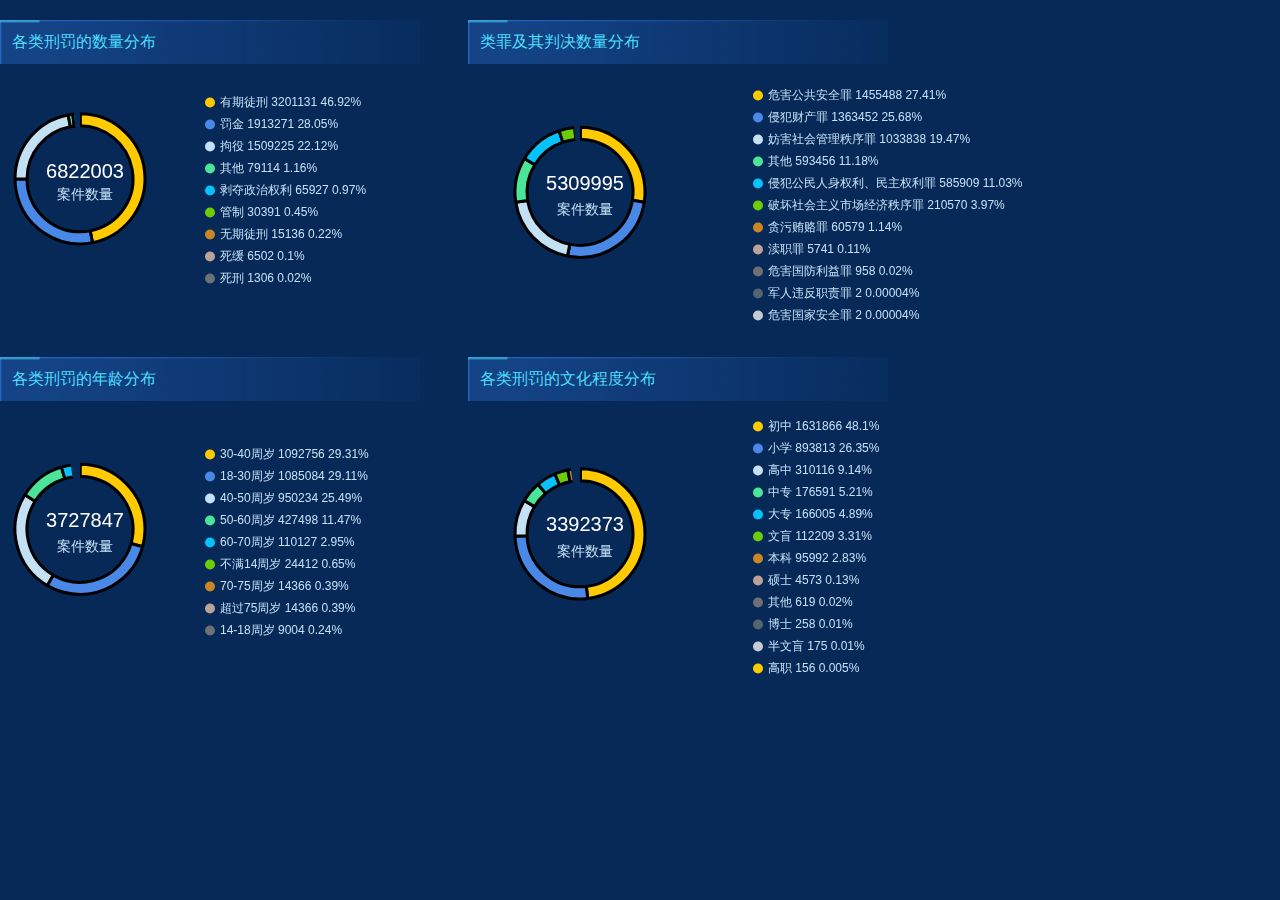
<file: target/classes/static/pages/pieall.html>
<!--
 * @Description: 
 * @Version: 2.0
 * @Autor: Seven
 * @Date: 2020-09-10 10:24:45
 * @LastEditors: Seven
 * @LastEditTime: 2020-09-18 14:39:11
-->
<!DOCTYPE html>
<html lang="en">
<head>
    <meta charset="UTF-8">
    <meta name="viewport" content="width=device-width, initial-scale=1.0">
    <title>Document</title>
    <link rel="stylesheet" href="../css/bootcss/bootstrap.min.css">
    <link rel="stylesheet" href="../css/style.css">
    <script src="../js/jquery.min.js"></script>
    <script src="../js/bootstrap.min.js"></script>
    <script src="../js/echarts.min.js"></script>
</head>
<body>
    <div style="display: flex;"> 
      <div>
        <h2 class="cont-title">
            各类刑罚的数量分布
        </h2>
        <div id="echart1" style="    width: 400px;height: 233px;"></div>
      </div>
      

      <div style="margin-left: 48px;">
        <h2 class="cont-title">
            类罪及其判决数量分布 
        </h2>
        <div id="echart2" style="    width: 560px;height: 263px;"></div>
      </div>
    </div>
    <div style="display: flex;"> 
      <div>
        <h2 class="cont-title">
            各类刑罚的年龄分布
        </h2>
        <div id="echart3" style="    width: 400px;height: 263px;"></div>
      </div>

      <div style="margin-left: 48px;">
        <h2 class="cont-title">
            各类刑罚的文化程度分布
        </h2>
        <div id="echart4" style="    width: 560px;height: 273px;"></div>
      </div>
      </div>
</body>
<script>
    $(function(){
        //类罪及其判决数量
        loadCateNumb();
        loadCategroyFault();
        loadAllage();
        loadAlledu();
        
    })
    function loadAllage(){
        $.ajax({
                url:"../data/all_age.json",
                type: "GET", //请求方式为get
  			    dataType: "json", //返回数据格式为json
  		        success: function(data) { //请求成功完成后要执行的方法 
  				            //each循环 使用$.each方法遍历返回的数据date
                    var totals = 0;
                    var names = ["不满14周岁","14-18周岁","18-30周岁","30-40周岁",
                                "40-50周岁","50-60周岁","60-70周岁","70-75周岁","超过75周岁"];
                    var values = [];
                    var i = 0;
                    data.records.forEach(element => {
                        for (var key in element){
                           if (key != "unkonwn"){
                               totals += Number(element[key]);
                               values.push({
                                     name:names[i],
                                    value:Number(element[key])
                                })
                                i++;
                           }
                       }
                     }); 
                     values.sort(function(a, b){return b.value - a.value}); 
                     names = [];
                    values.forEach(element => {
                        names.push(element.name);
                    });
                    gettsbmOption(totals,names,values,3);
  		    	}
            })
    }
    function loadAlledu(){
        $.ajax({
                url:"../data/all_edu.json",
                type: "GET", //请求方式为get
  			    dataType: "json", //返回数据格式为json
  		        success: function(data) { //请求成功完成后要执行的方法 
  				            //each循环 使用$.each方法遍历返回的数据date
                    var totals = 0;
                    var names = ["文盲","半文盲","小学","初中","高中","高职","中专","大专","本科","硕士","博士","其他"];
                    var values = [];
                    var i = 0;
                    data.records.forEach(element => {
                        names.forEach(ele => {
                            if (ele == element.person_edu_level){
                              totals += Number(element.number);
                               values.push({
                                    name:ele,
                                    value:Number(element.number)
                                })
                            }
                        });
                     });  
                     values.sort(function(a, b){return b.value - a.value}); 
                     names = [];
                    values.forEach(element => {
                        names.push(element.name);
                    });
                    gettsbmOption(totals,names,values,4);
  		    	}
            })
    }
    function loadCateNumb(){
        $.ajax({
                url:"../data/penalty_class_num.json",
                type: "GET", //请求方式为get
  			    dataType: "json", //返回数据格式为json
  		        success: function(data) { //请求成功完成后要执行的方法 
  				            //each循环 使用$.each方法遍历返回的数据date
                    var totals = 0;
                    var names = [];
                    var values = [];
                    data.forEach(element => {
                         totals += Number(element.number);
                         values.push({
                            name:element.penalty_class,
                            value:Number(element.number)
                         })
                     }); 
                    values.sort(function(a, b){return b.value - a.value}); 
                    values.forEach(element => {
                        names.push(element.name);
                    });  
                    gettsbmOption(totals,names,values,2);
  		    	}
            })
    }
   
    function loadCategroyFault(){
        $.ajax({
                url:"../data/penalty_prison_type_num_0917.json",
                type: "GET", //请求方式为get
  			    dataType: "json", //返回数据格式为json
  		        success: function(data) { //请求成功完成后要执行的方法 
  				            //each循环 使用$.each方法遍历返回的数据date
                    var totals = 0;
                    var names = [];
                    var values = [];
                    data.forEach(element => {
                         totals += Number(element.number);
                         values.push({
                            name:element.name,
                            value:Number(element.number)
                         })
                     }); 
                    values.sort(function(a, b){return b.value - a.value}); 
                    values.forEach(element => {
                        names.push(element.name);
                    });  
                    gettsbmOption(totals,names,values,1);
  		    	}
            })
    }
    




   function gettsbmOption(totals,names,values,index) {
        // 总和
        debugger;
        var total = {
            value: totals,
            name: '案件数量'
        };
        var originalData = values;
        var myChartIndustryOption = echarts.init(document.getElementById('echart'+index));
        myChartIndustryOption.clear();
        var tsbmOption = {
            tooltip: {
                trigger: 'item',
                formatter: '{b}: {d}%'
            },
            title: [{
                text: total.value,
                left: '20%',
                top: '40%',
                textAlign: 'center',
                textBaseline: 'middle',
                textStyle: {
                    color: '#FFFFFF',
                    fontWeight: 'normal',
                    fontSize: 20
                }
            }, {
                text: total.name,
                left: '20%',
                top: '50%',
                textAlign: 'center',
                textBaseline: 'middle',
                textStyle: {
                    color: '#C4E0F5',
                    fontWeight: 'normal',
                    fontSize: 14
                }
            }],
            color: ['#FFCB00', '#4988e6', '#c4e0f5', '#4be599', '#05c3fa','#6bcd09'],
            legend: {
                type: 'scroll',
                icon: 'circle',
                itemWidth: 10,
                itemHeight: 10,
                x: 'left',
                y: 'center',
                left: '50%',
                orient: 'vertical',
                data: names,
                textStyle: {
                    color: ' #C4E0F5',
                    fontSize: 12
                },
                tooltip: {
                    show: true,
                },
                formatter: function (name) {
                    var oa = originalData;
                    var num = totals;
                    for (var i = 0; i < oa.length; i++) {
                        if (name == oa[i].name) {
                        //    if(name.length > 5)
                        //      name = name.substr(0, 9) + '..';
                            var number = 0;
                            if (Math.round((oa[i].value / num * 10000))/100 != 0){
                                number = Math.round((oa[i].value / num * 10000))/100
                            }else if (Math.round((oa[i].value / num * 100000))/1000 != 0){
                                number = Math.round((oa[i].value / num * 100000))/1000
                            }else if (Math.round((oa[i].value / num * 1000000))/10000 != 0){
                                number = Math.round((oa[i].value / num * 1000000))/10000 
                            }else if (Math.round((oa[i].value / num * 10000000))/100000 != 0){
                                number = Math.round((oa[i].value / num * 10000000))/100000
                            }
                           return name + ' ' +oa[i].value+ ' ' + number + '%';
                        }
                    }
                }
            },
            series: [{
                hoverAnimation: false, //设置饼图默认的展开样式
                center: ["20%", "45%"],
                radius: [53, 65],
                name: 'pie',
                type: 'pie',
                // roseType: 'area',
                selectedMode: 'single',
                selectedOffset: 16, //选中是扇区偏移量
                clockwise: true,
                startAngle: 90,
                label: {
                    normal: {
                        show: false
                    }
                },
                labelLine: {
                    normal: {
                        show: false
                    }
                },
                itemStyle: {
                    normal: {
                        borderWidth: 3,
                        borderColor: '#000',
                    },
                    emphasis: {
                        borderWidth: 0,
                        shadowBlur: 5,
                        shadowOffsetX: 0,
                        shadowColor: 'rgba(0, 0, 0, 0.2)'
                    }
                },
                data: originalData
            }]
        };
        myChartIndustryOption.setOption(tsbmOption);
        window.onresize = function () {
            myChartIndustryOption.resize();
        }
    }



</script>
</html>
</file>
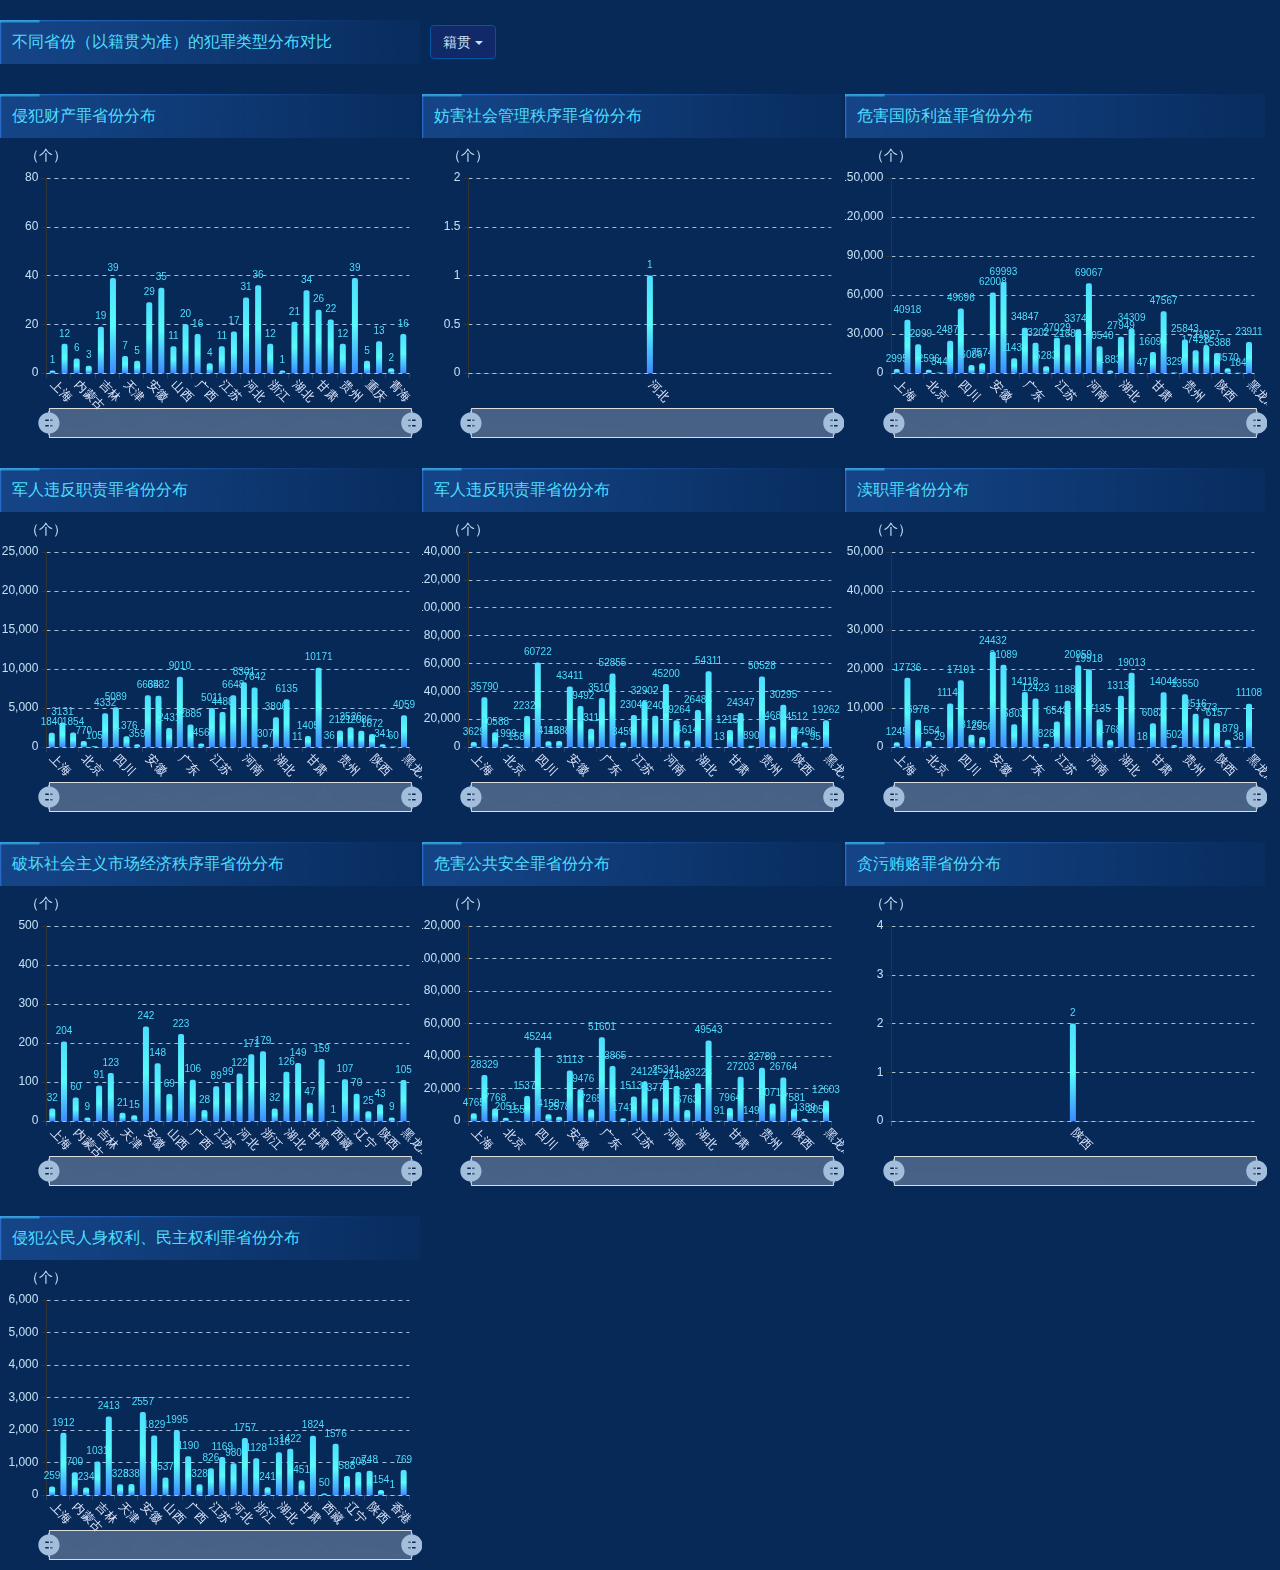
<file: target/classes/static/pages/province.html>
<!--
 * @Description: 
 * @Version: 2.0
 * @Autor: Seven
 * @Date: 2020-09-10 10:24:45
 * @LastEditors: Seven
 * @LastEditTime: 2020-10-16 09:03:42
-->
<!DOCTYPE html>
<html lang="en">
<head>
    <meta charset="UTF-8">
    <meta name="viewport" content="width=device-width, initial-scale=1.0">
    <title>Document</title>
    <link rel="stylesheet" href="../css/bootcss/bootstrap.min.css">
    <link rel="stylesheet" href="../css/style.css">
    <script src="../js/jquery.min.js"></script>
    <script src="../js/bootstrap.min.js"></script>
    <script src="../js/echarts.min.js"></script>
    <style>
        .dropdown{
            float: left;
            left: 430px;
            top: 25px;
            position: absolute;
        }
    </style>
</head>
<body>
    <div class="dropdown">
        <button class="btn btn-default dropdown-toggle" type="button" id="dropdownMenu2" data-toggle="dropdown" aria-haspopup="true" aria-expanded="true">
          <span>请选择</span>
          <span class="caret"></span>
        </button>
        <ul class="dropdown-menu" aria-labelledby="dropdownMenu2">
        </ul>
      </div>
      <div>
        <h2 class="cont-title">
            不同省份（以籍贯为准）的犯罪类型分布对比
            <!-- <a class="cont-next cont-home" href="../home.html">
                首页
              </a>
            <a class="cont-next cont-pre" href="./age.html">
                上一页
            </a>
            <a class="cont-next" href="./month.html">
                下一页
            </a> -->

           
        </h2>

        <div>
            <div style="display: flex;">
           <div class="age-chart-width">
               <h2 class="cont-title">
                    侵犯财产罪省份分布
               </h2>
               <div id="echart2" style="width: 100%;height: 300px;"></div>
           </div>
           <div class="age-chart-width">
               <h2 class="cont-title">
                 妨害社会管理秩序罪省份分布
               </h2>
               <div id="echart3" style="width: 100%;height: 300px;"></div>
           </div>
           <div class="age-chart-width">
               <h2 class="cont-title">
                  危害国防利益罪省份分布
               </h2>
               <div id="echart4" style="width: 100%;height: 300px;"></div>
           </div>
            </div>
   
            <div style="display: flex;">
           <div class="age-chart-width">
               <h2 class="cont-title">
                军人违反职责罪省份分布
               </h2>
               <div id="echart5" style="width: 100%;height: 300px;"></div>
           </div>
           <div class="age-chart-width">
               <h2 class="cont-title">
                军人违反职责罪省份分布
               </h2>
               <div id="echart6" style="width: 100%;height: 300px;"></div>
           </div>
           <div class="age-chart-width">
               <h2 class="cont-title">
                渎职罪省份分布
               </h2>
               <div id="echart7" style="width: 100%;height: 300px;"></div>
           </div>
            </div>
            <div style="display: flex;">
           <div class="age-chart-width">
               <h2 class="cont-title">
                破坏社会主义市场经济秩序罪省份分布
               </h2>
               <div id="echart8" style="width: 100%;height: 300px;"></div>
           </div>
           <div class="age-chart-width">
               <h2 class="cont-title">
                危害公共安全罪省份分布
               </h2>
               <div id="echart9" style="width: 100%;height: 300px;"></div>
           </div>
           <div class="age-chart-width">
               <h2 class="cont-title">
                贪污贿赂罪省份分布
               </h2>
               <div id="echart10" style="width: 100%;height: 300px;"></div>
           </div>
            </div>
   
           <div class="age-chart-width">
               <h2 class="cont-title">
                侵犯公民人身权利、民主权利罪省份分布
               </h2>
               <div id="echart11" style="width: 100%;height: 300px;"></div>
           </div>
       
       </div>
      </div>
      
</body>
<script>
    $(function(){
        //类罪及其判决数量
        loadCategroyFault(1);

        var html2 = ''
            var list = ["籍贯","居住地"]
                    list.forEach((item,index)=>{
                      html2 =  "<li><a>"+item+"</a></li><li role='separator' class='divider'></li>"
                      $(".dropdown-menu").eq(0).append(html2);
                    })
                    $("#dropdownMenu2 span").eq(0).html(list[0]);

                    chooseClick();
    })
    function chooseClick(){
      $(".dropdown-menu li").each(function(index){
        $(this).on("click",function(event){
          console.log("event",event);
          $("#dropdownMenu2 span").eq(0).html($(this).text());
            if (!$(this).hasClass("active")){
                $(".dropdown-menu li").removeClass("active");
                $(this).addClass("active");
                console.log("index",index);
                if (index == 0){
                    loadCategroyFault(1)
                    $(".cont-title").eq(0).html(" 不同省份（以籍贯为地准）的犯罪类型分布对比");
                }else{
                    $(".cont-title").eq(0).html(" 不同省份（以居住地为准）的犯罪类型分布对比");
                    loadCategroyFault(2)
                }
            }
        })
    })
    }
 
    function loadCategroyFault(type){
        var url = ""
        debugger;
        if (type == 1){
            url = "../data/penalty_province_address.json"
        }else if(type == 2){
            url = "../data/penalty_province_residence.json"
        }
        $.ajax({
                url:url,
                type: "GET", //请求方式为get
  			    dataType: "json", //返回数据格式为json
  		        success: function(data) { //请求成功完成后要执行的方法 
  				            //each循环 使用$.each方法遍历返回的数据date
                    var flag = 0;
                    console.log(data);
                    data.forEach((element,index) => {
                        if (!!element.penalty_class && element.penalty_class != '未知'){
                            if (flag == 0){
                                if (type == 1){
                                    loadPersonalFault(element.province_address,index+2);
                                }else if (type == 2){
                                    loadPersonalFault(element.province_residence,index+2);
                                }
                            }else{
                                if (type == 1){
                                    loadPersonalFault(element.province_address,index+1);
                                }else if (type == 2){
                                    loadPersonalFault(element.province_residence,index+1);
                                }
                            }
                        }else{
                            flag = index;
                            }
                        });
  		    	}
            })
    }
 
    function loadPersonalFault(list,index){
                var date = []
                var data = []
                list.forEach(element => {
                    if (!!element.name){
                        date.push(element.name);
                        data.push(element.number);
                    }  
                });
                var option = {
                  tooltip: {
                  trigger: 'axis',
                  axisPointer: {
                    type: 'shadow'
                  },
                  // formatter: '{b0}<br />{a0}: {c0}亿元<br />{a1}: {c1}%'
                },
                grid: {
                  top: '10%',
                  right: '3%',
                  left: '11%',
                  bottom: '25%'
                },
                    xAxis: {
                        type: 'category',
                        axisLabel:{
                            color:"#C4E0F5",
                            fontSize:14,
                        },
                        data: date,
                        axisLine: {
                          lineStyle: {
                            color: 'rgba(255,255,255,0.12)'
                          }
                        },
                        axisLabel: {
                          margin: 10,
                          rotate:-45,
                          color: '#e2e9ff',
                          textStyle: {
                            fontSize: 12
                          },
                        },
                    },
                    yAxis: {
                        type: 'value',
                        name:"（个）",
                        boundaryGap: [0, '100%'],
                        axisLabel:{
                            color:"#C4E0F5",
                            fontSize:12,
                        },
                        nameTextStyle:{
                            color:"#C4E0F5",
                            fontSize:14,
                        },
                        splitLine:{
                            lineStyle:{
                                width:1,
                                type:'dashed',
                                color:'#A3BEDB',
                            }
                        }
                    },
                    dataZoom: [{
                        type: 'inside',
                        start: 0,
                        end: 100,
                       
                    }, {
                        start: 0,
                        end: 100,
                        handleIcon: 'M10.7,11.9v-1.3H9.3v1.3c-4.9,0.3-8.8,4.4-8.8,9.4c0,5,3.9,9.1,8.8,9.4v1.3h1.3v-1.3c4.9-0.3,8.8-4.4,8.8-9.4C19.5,16.3,15.6,12.2,10.7,11.9z M13.3,24.4H6.7V23h6.6V24.4z M13.3,19.6H6.7v-1.4h6.6V19.6z',
                        handleSize: '80%',
                        handleStyle: {
                            color: '#A3BEDB',
                        },
                        textStyle:{
                            color:'transparent'
                        },
                        bottom: '10px'
                    }],
                    series: [{
                        name: '数量',
                        type: 'bar',
                        barWidth: '6px',
                        // smooth: true,
                        // symbol: 'none',
                        // sampling: 'average',
                        itemStyle: {
                        normal: {
                          color: new echarts.graphic.LinearGradient(0, 0, 0, 1, [{
                            offset: 0,
                            color: '#4DDEFE' // 0% 处的颜色
                          }, {
                            offset: 0.5,
                            color: '#57FBFA' // 50% 处的颜色
                          }, {
                            offset: 1,
                            color: '#3D8BFF' // 100% 处的颜色
                          }], false),
                          barBorderRadius: [2, 2, 0.1, 0.1],
                          shadowColor: 'rgba(0,0,0,0)',
                          shadowBlur: 4,
                          label: {
                            show: true, //开启显示
                            position: 'top', //在上方显示
                            textStyle: { //数值样式
                              color: '#4DDEFE',
                              fontSize: 10
                            }
                          },
                        }
                      },
                        data: data
                    }]
                };
                var myChart = echarts.init(document.getElementById('echart'+index));
                myChart.clear();
                myChart.setOption(option);
                window.onresize = myChart.resize();
    
    }
  

</script>
</html>
</file>
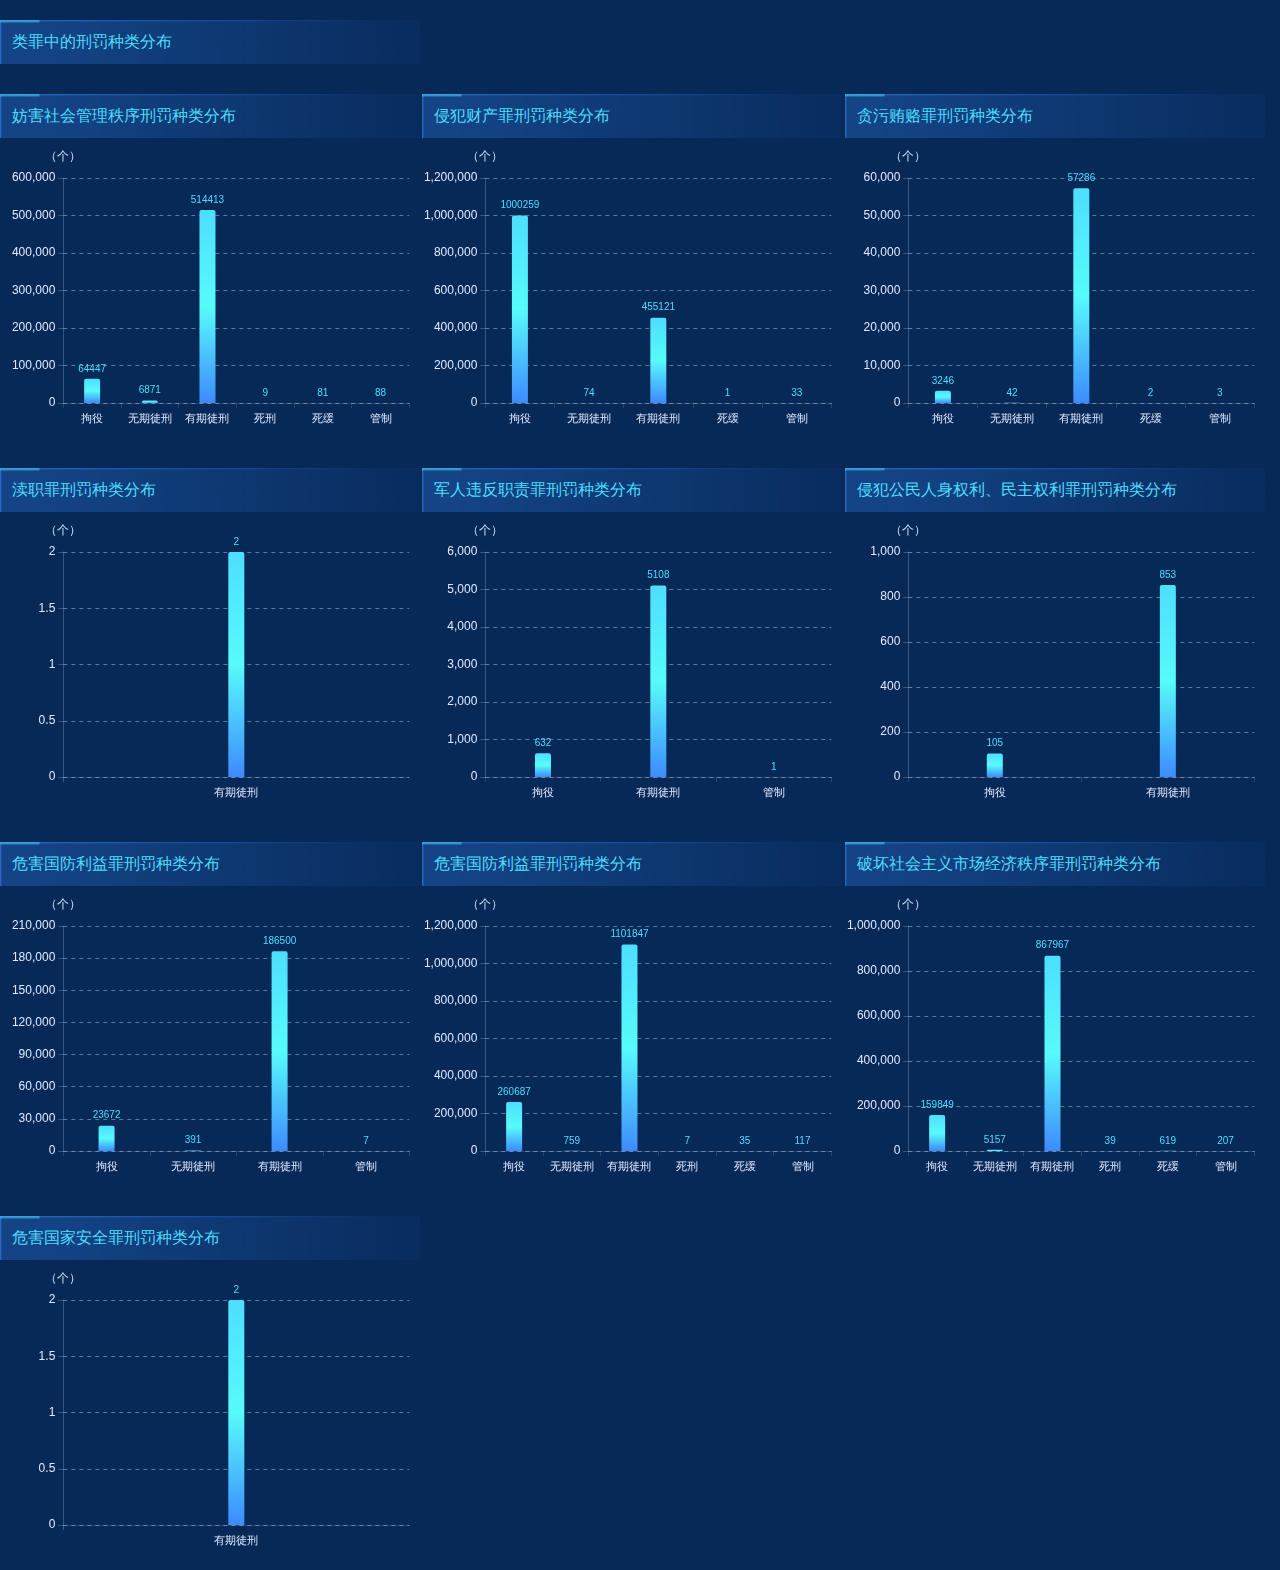
<file: target/classes/static/pages/type.html>
<!--
 * @Description: 
 * @Version: 2.0
 * @Autor: Seven
 * @Date: 2020-09-10 10:24:45
 * @LastEditors: Seven
 * @LastEditTime: 2020-10-14 21:11:22
-->
<!DOCTYPE html>
<html lang="en">
<head>
    <meta charset="UTF-8">
    <meta name="viewport" content="width=device-width, initial-scale=1.0">
    <title>Document</title>
    <link rel="stylesheet" href="../css/bootcss/bootstrap.min.css">
    <link rel="stylesheet" href="../css/style.css">
    <script src="../js/jquery.min.js"></script>
    <script src="../js/bootstrap.min.js"></script>
    <script src="../js/echarts.min.js"></script>
</head>
<body>
      <div>
        <h2 class="cont-title">
            类罪中的刑罚种类分布
            <!-- <a class="cont-next cont-home" href="../home.html">
                首页
              </a>
            <a class="cont-next cont-pre" href="./second.html">
                上一页
            </a>
            <a class="cont-next" href="./length.html">
                下一页
            </a> -->
        </h2>
         <div style="display: flex;">
        <div class="age-chart-width">
            <h2 class="cont-title">
                妨害社会管理秩序刑罚种类分布
            </h2>
            <div id="echart2" style="width: 100%;height: 300px;"></div>
        </div>
        <div class="age-chart-width">
            <h2 class="cont-title">
                侵犯财产罪刑罚种类分布
            </h2>
            <div id="echart3" style="width: 100%;height: 300px;"></div>
        </div>
        <div class="age-chart-width">
            <h2 class="cont-title">
                贪污贿赂罪刑罚种类分布
            </h2>
            <div id="echart4" style="width: 100%;height: 300px;"></div>
        </div>
         </div>

         <div style="display: flex;">
        <div class="age-chart-width">
            <h2 class="cont-title">
                渎职罪刑罚种类分布
            </h2>
            <div id="echart5" style="width: 100%;height: 300px;"></div>
        </div>
        <div class="age-chart-width">
            <h2 class="cont-title">
                军人违反职责罪刑罚种类分布
            </h2>
            <div id="echart6" style="width: 100%;height: 300px;"></div>
        </div>
        <div class="age-chart-width">
            <h2 class="cont-title">
                侵犯公民人身权利、民主权利罪刑罚种类分布
            </h2>
            <div id="echart7" style="width: 100%;height: 300px;"></div>
        </div>
         </div>
         <div style="display: flex;">
        <div class="age-chart-width">
            <h2 class="cont-title">
                危害国防利益罪刑罚种类分布
            </h2>
            <div id="echart8" style="width: 100%;height: 300px;"></div>
        </div>
        <div class="age-chart-width">
            <h2 class="cont-title">
                危害国防利益罪刑罚种类分布
            </h2>
            <div id="echart9" style="width: 100%;height: 300px;"></div>
        </div>
        <div class="age-chart-width">
            <h2 class="cont-title">
                破坏社会主义市场经济秩序罪刑罚种类分布
            </h2>
            <div id="echart10" style="width: 100%;height: 300px;"></div>
        </div>
         </div>

        <div class="age-chart-width">
            <h2 class="cont-title">
                危害国家安全罪刑罚种类分布
            </h2>
            <div id="echart11" style="width: 100%;height: 300px;"></div>
        </div>
    
    </div>
      
</body>
<script>
     $(function(){
        //类罪及其判决数量
        loadPersonalAge();
    })

    function loadPersonalAge(){
        $.ajax({
                url:"../data/penalty_prison_type_num_0913.json",
                type: "GET", //请求方式为get
  			    dataType: "json", //返回数据格式为json
  		        success: function(data) { //请求成功完成后要执行的方法 
  				    //each循环 使用$.each方法遍历返回的数据date
                    // loadCategroyFaultChart(data);
                    var flag = 0;
                    data.forEach((element,index) => {
                        if (!!element.penalty_class && element.penalty_class != '未知'){
                            if (flag == 0){
                                loadPersonalFault(element.penalty_prison_type_list,index+2);
                            }else{
                                loadPersonalFault(element.penalty_prison_type_list,index+1);
                            }
                        }else{
                            flag = index;
                        }
                    });
  		    	}
            })
    }
    function loadPersonalFault(list,index){
                var yList = [];
                var xList = [];
                // for (var key in element){
                //     if (key != "unkown" && key != "penalty_class"){
                //         yList.push(element[key]);
                //     }
                // }
                list.forEach(element => {
                    xList.push(element.name);
                    yList.push(element.number);
                });
                console.log("xList",xList,"yList",yList);
                var option = {
                tooltip: {
                trigger: 'axis',
                axisPointer: {
                    type: 'shadow'
                },
                // formatter: '{b0}<br />{a0}: {c0}亿元<br />{a1}: {c1}%'
                },
                grid: {
                top: '10%',
                right: '3%',
                left: '15%',
                bottom: '15%'
                },
                xAxis: [{
                type: 'category',
                name: '',
                nameTextStyle: {
                    color: "#C4E0F5"
                },
                data: xList,
                axisLine: {
                    lineStyle: {
                    color: 'rgba(255,255,255,0.12)'
                    }
                },
                axisLabel: {
                    margin: 10,
                    interval:0,
                    color: '#e2e9ff',
                    textStyle: {
                    fontSize: 11
                    },
                },
                }],
                yAxis: [
                {
                    type: 'value',
                    name: '（个）',
                    nameTextStyle: {
                    color: "#C4E0F5"
                    },
                    axisLabel: {
                    formatter: '{value}',
                    color: '#e2e9ff',
                    },
                    axisLine: {
                    show: true,
                    lineStyle: {
                        color: 'rgba(196,224,245,0.25)'
                    }
                    },
                    splitLine: {
                    show: true,
                    lineStyle: {
                        type: 'dashed',
                        color: 'rgba(196,224,245,0.45)'
                    }
                    }
                }],
                series: [{
                type: 'bar',
                data: yList,
                name: '数量',
                barWidth: '16px',
                itemStyle: {
                    normal: {
                    color: new echarts.graphic.LinearGradient(0, 0, 0, 1, [{
                        offset: 0,
                        color: '#4DDEFE' // 0% 处的颜色
                    }, {
                        offset: 0.5,
                        color: '#57FBFA' // 50% 处的颜色
                    }, {
                        offset: 1,
                        color: '#3D8BFF' // 100% 处的颜色
                    }], false),
                    barBorderRadius: [2, 2, 0.1, 0.1],
                    shadowColor: 'rgba(0,0,0,0)',
                    shadowBlur: 4,
                    label: {
                        show: true, //开启显示
                        position: 'top', //在上方显示
                        textStyle: { //数值样式
                        color: '#4DDEFE',
                        fontSize: 10
                        }
                    },
                    }
                },

                }]
            };
                var mychart1 = echarts.init(document.getElementById("echart"+index));
                mychart1.clear();
                mychart1.setOption(option);
                window.onresize = mychart1.resize();
       
}   



</script>
</html>
</file>
<file: target/classes/static/css/style.css>
body{
    background: #072958;
}
.dropdown, .dropup{
    z-index: 999;
}
.cont-title {
    width: 100%;
    height: 44px;
    line-height: 44px;
    font-size: 16px;
    color: #4ddefe;
    padding-left: 12px;
    background: url(../image/title.png) no-repeat;
    width: 420px;
    background-size: cover;
}
.cont-title-sub{
    width: 95%;
    height: 44px;
    line-height: 44px;
    font-size: 16px;
    color: #4ddefe;
    padding-left: 12px;
    background: url(../image/title.png) no-repeat;
    background-size: cover;
}
.dropdown-menu{
    max-height: 300px;
    overflow: auto;
}
.cont-next{
    font-family: PingFangSC-Regular;
    font-size: 14px;
    color: #c4e0f5;
    letter-spacing: 0;
    padding:0px;
    width: 120px;
    text-align: center;
    background: rgba(19,41,108,.82);
    border: 1px solid #0055a6;
    border-radius: 2px;
    cursor: pointer;
    position: absolute;
    right: 30px;
    top: 20px;
    display: block;
}
.cont-pre{
    right: 160px;
}
.cont-home{
    right: 290px;
}
.cont-next:hover,.cont-pre:hover{
    color: white;
    text-decoration-line: none;
}
.btn-default{
    color: #c4e0f5;
    background: rgba(19,41,108,.82);
    border: 1px solid #0055a6;
}
.age-chart-width{
    width: 33%;
}
a:focus, a:hover{
    color:#e2e9ff;
    text-decoration: none;
}
.list-group{
    width: 500px;
    margin: 0 auto;
    margin-top: 100px;
}
.list-group-item {
    background: transparent;
    color: #e2e9ff;
    height: 58px;
    border: 1px solid rgb(77, 222, 254);
}
.list-group-item span{
    color: #e2e9ff;
    font-size: 16px;
}

a.list-group-item:focus, a.list-group-item:hover, button.list-group-item:focus, button.list-group-item:hover{
    background-color: rgba(13,35,130,.31); 

}
</file>
